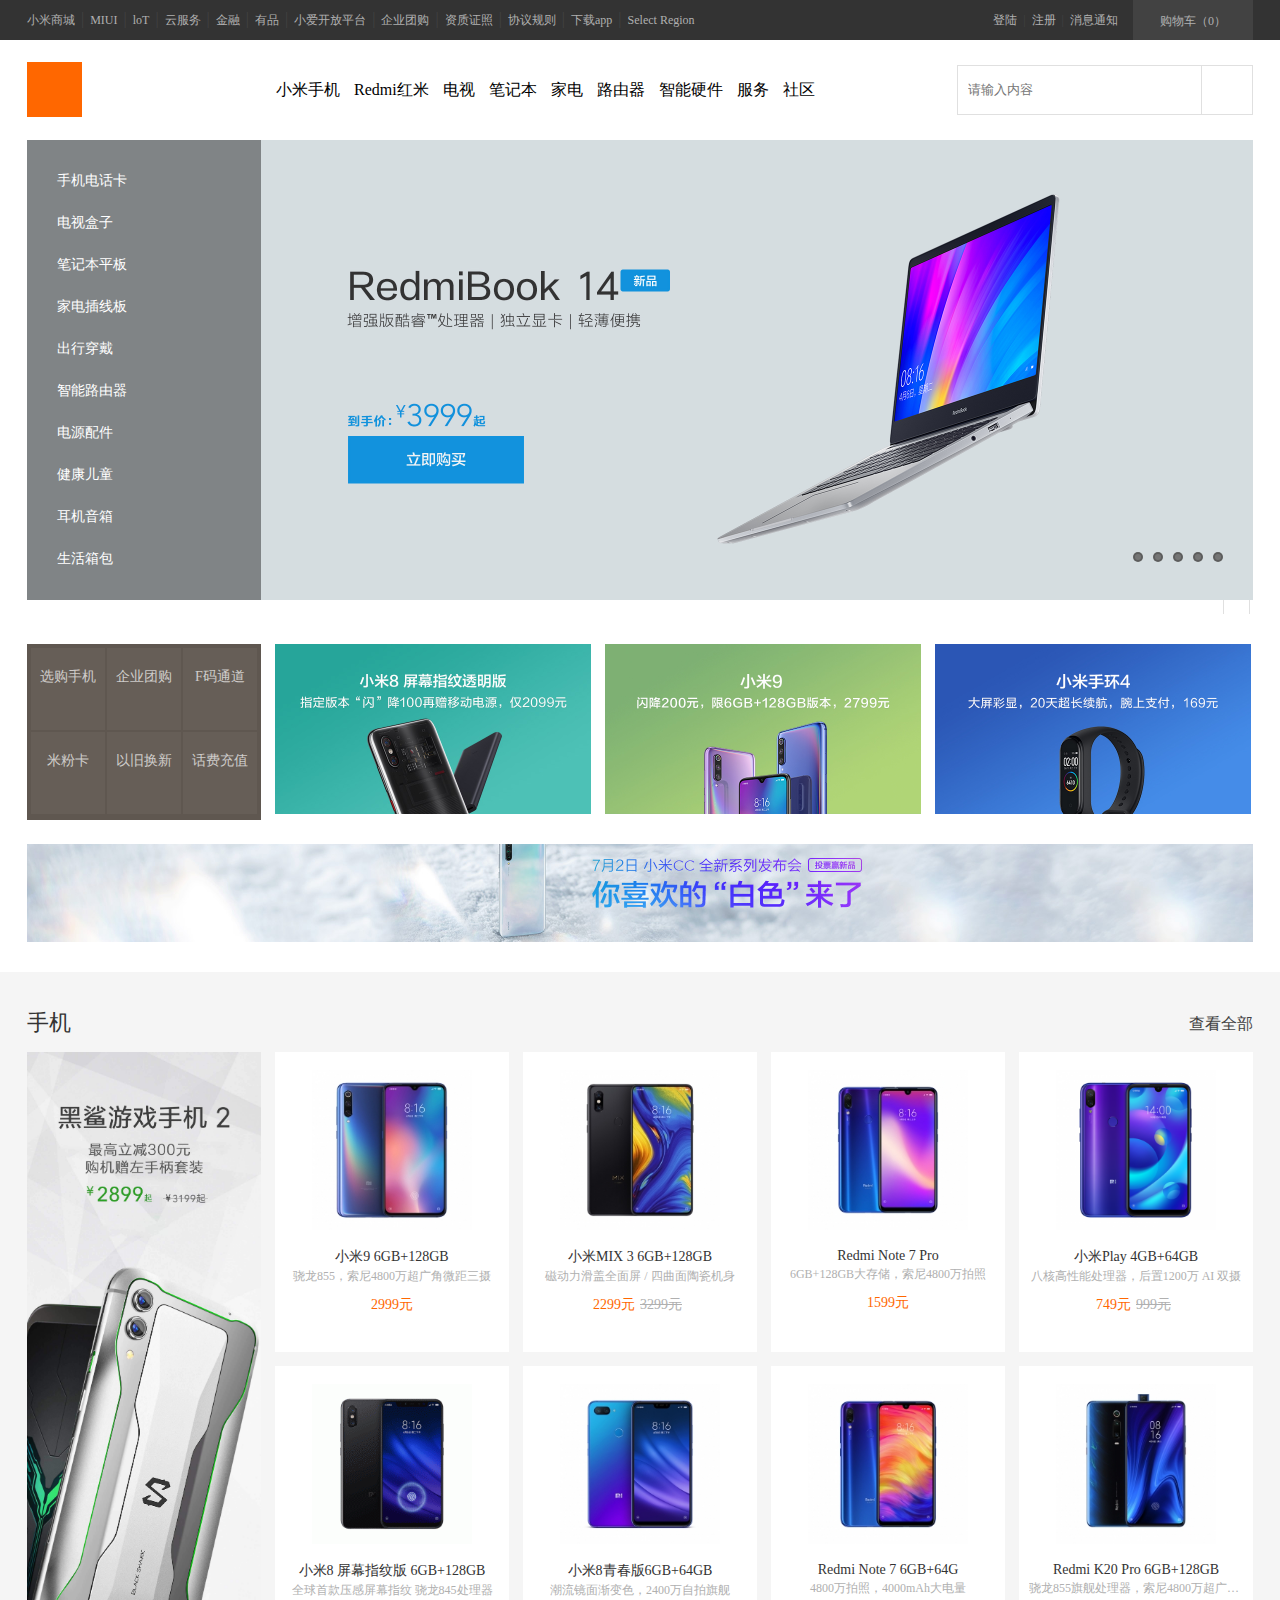
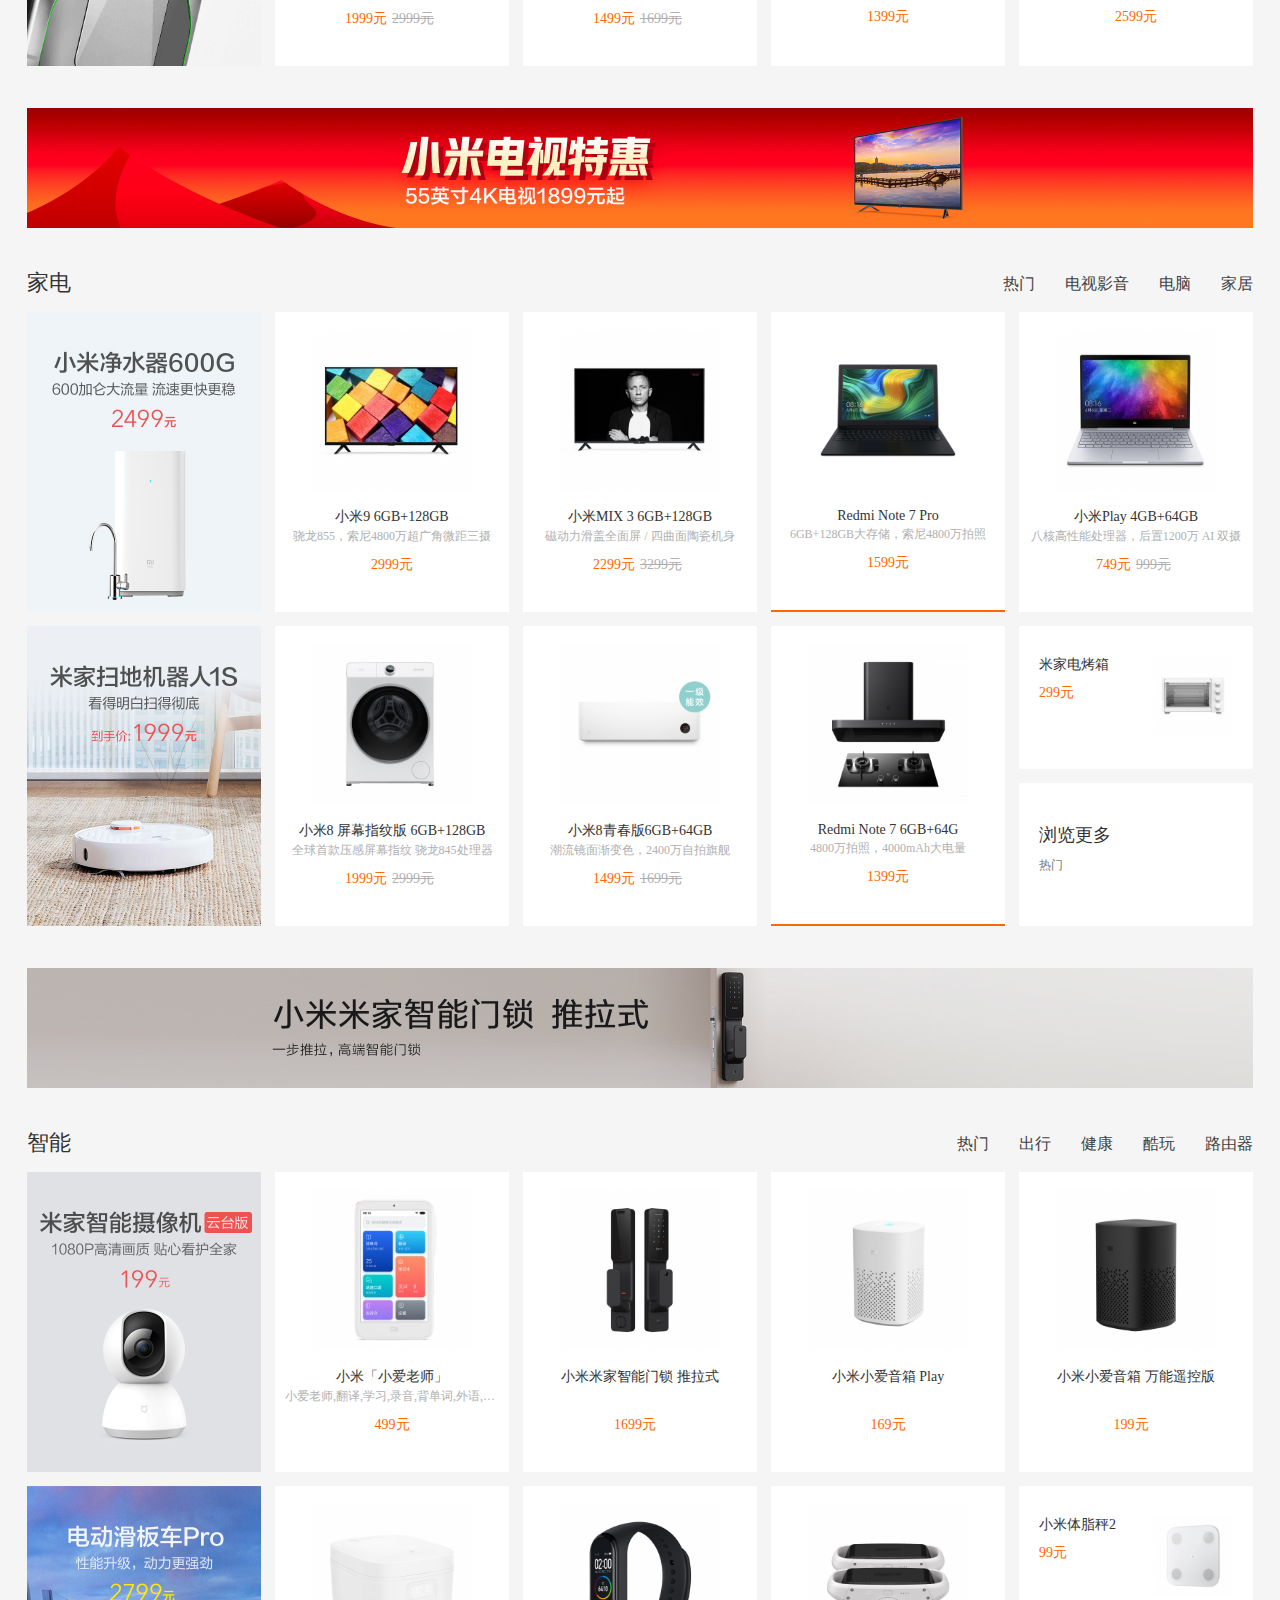
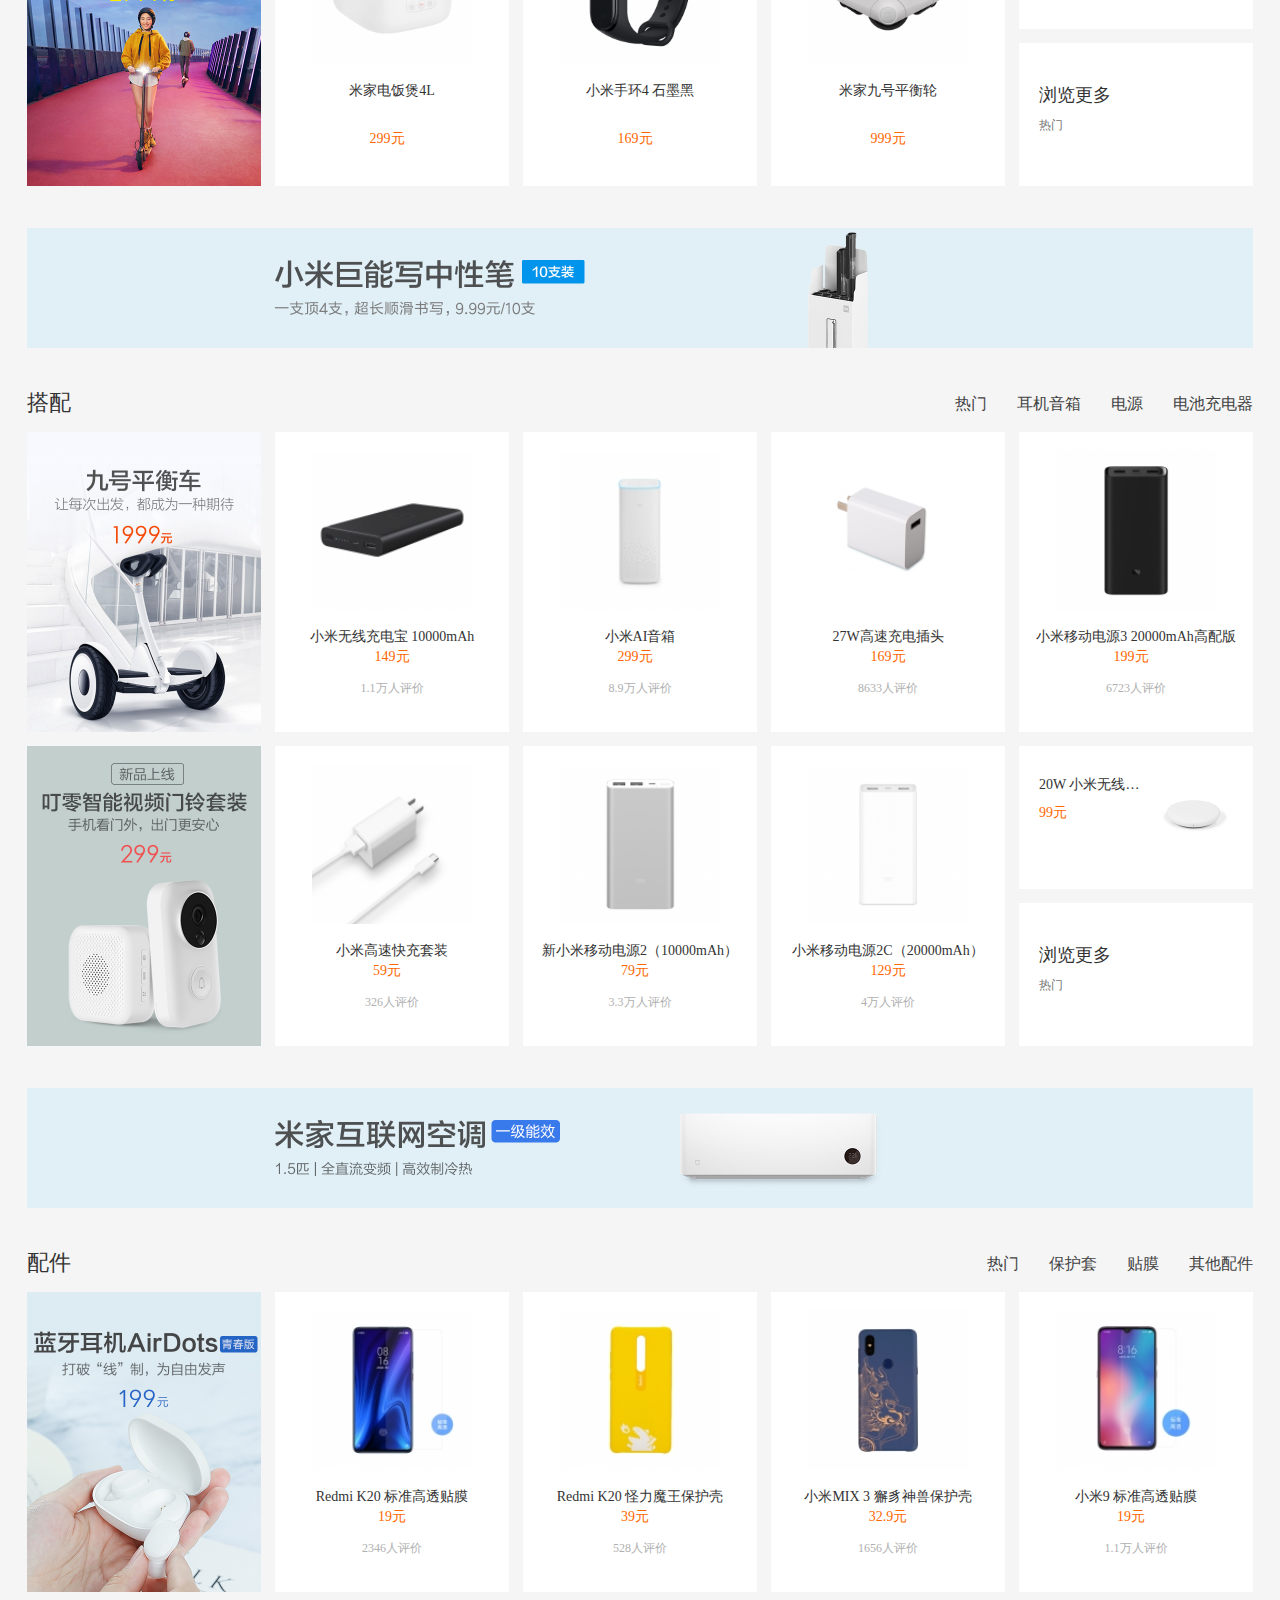
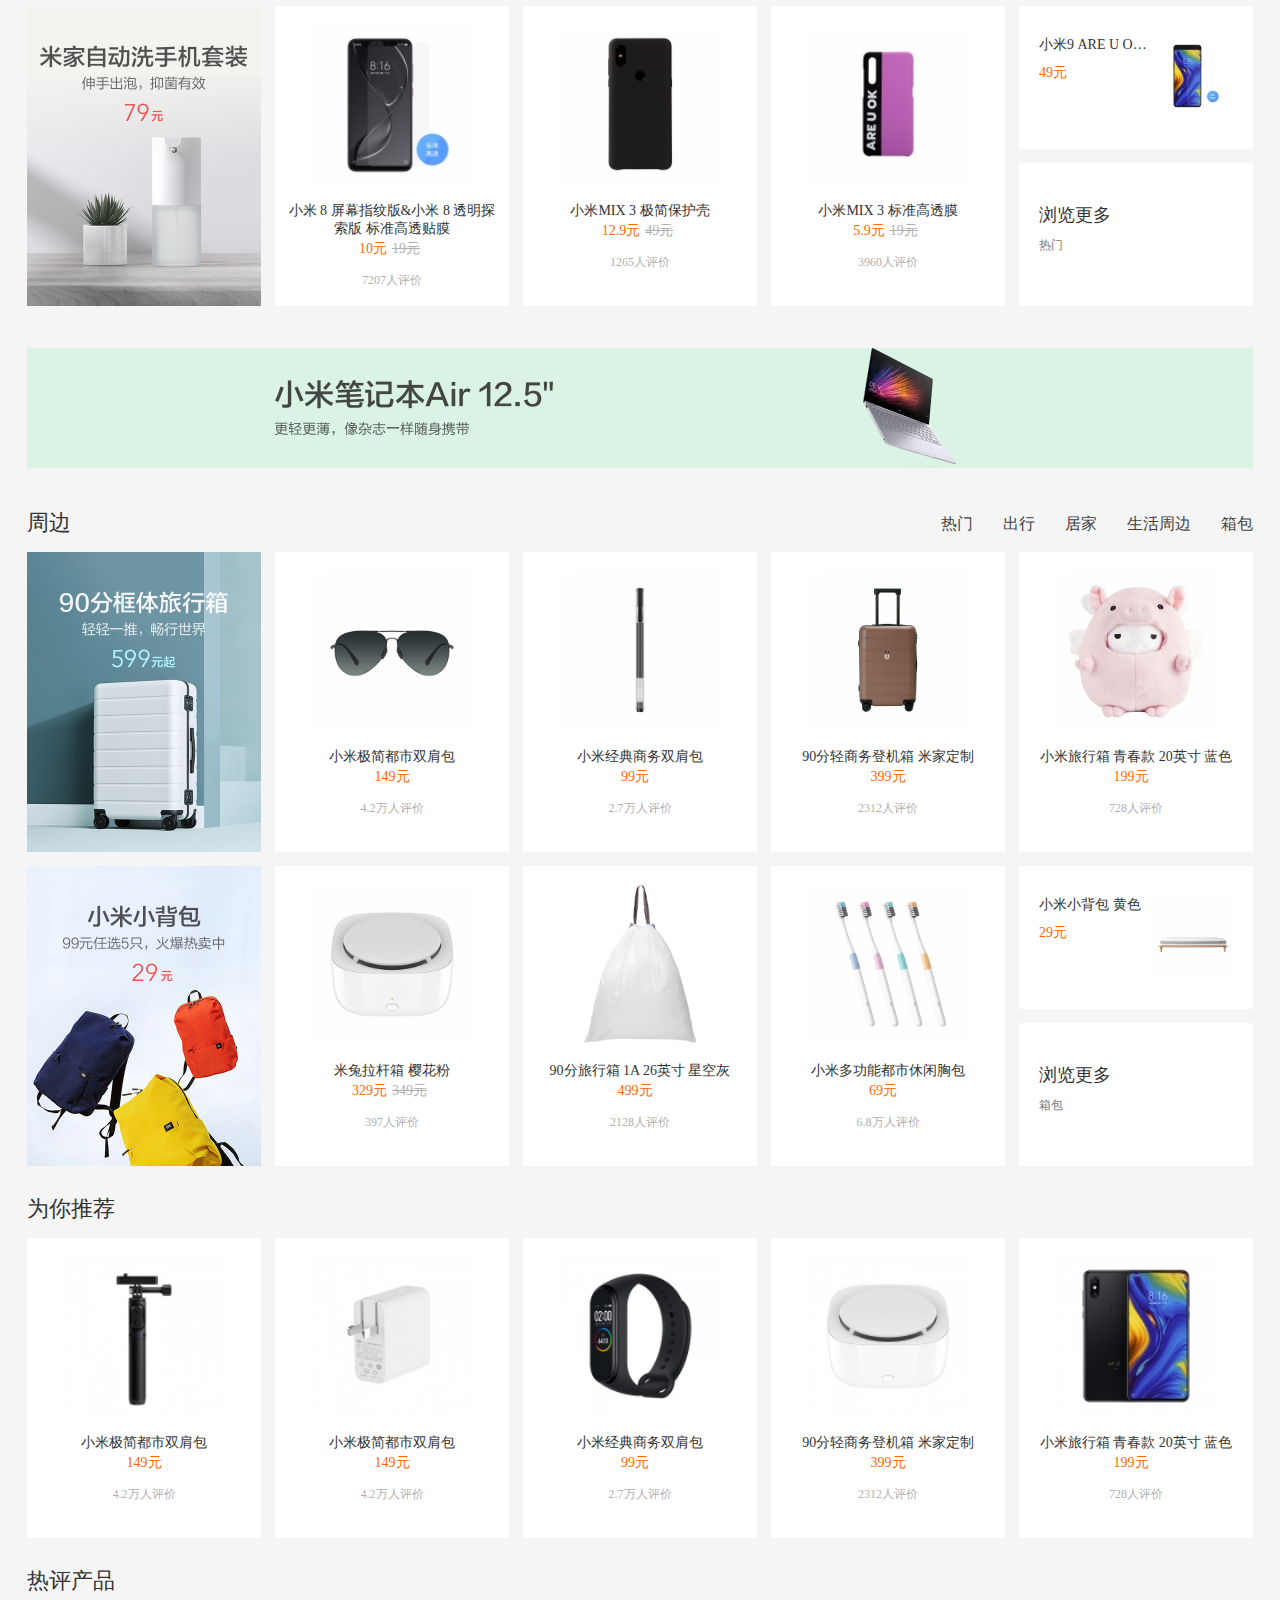
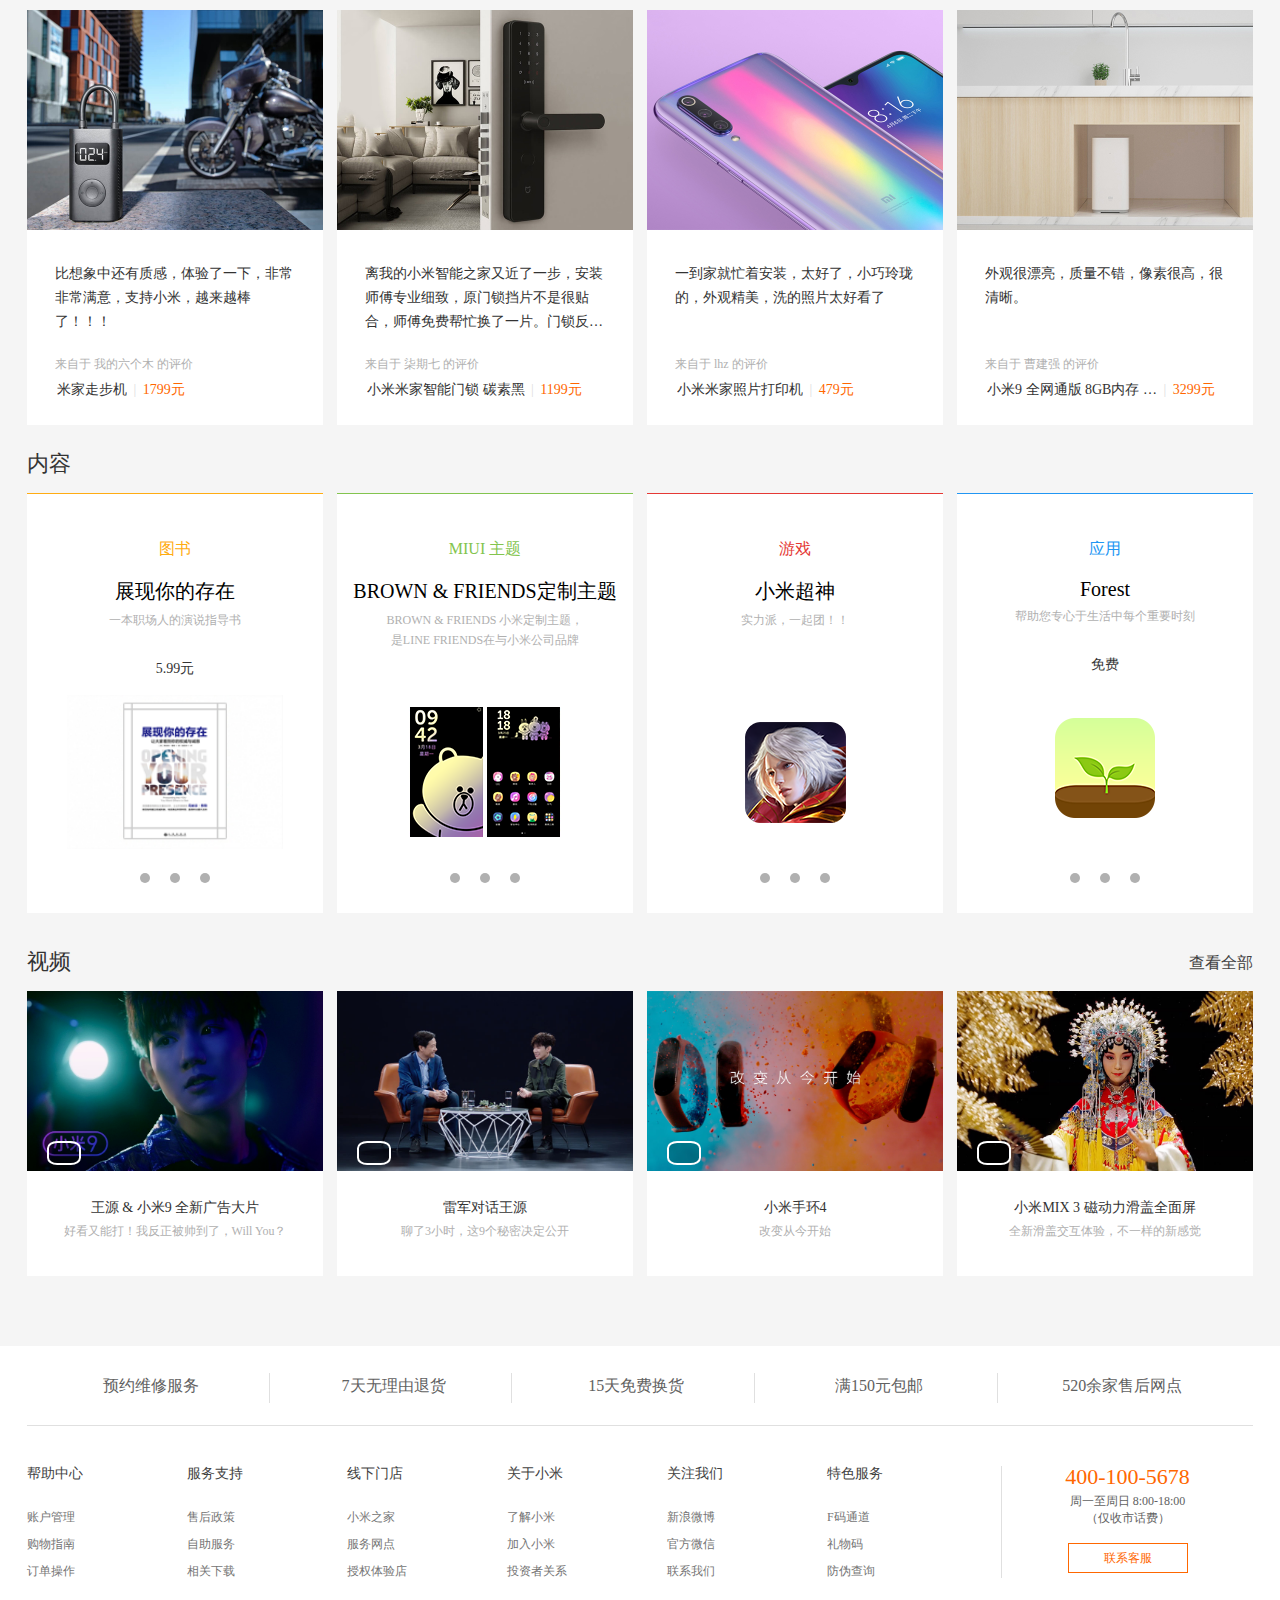
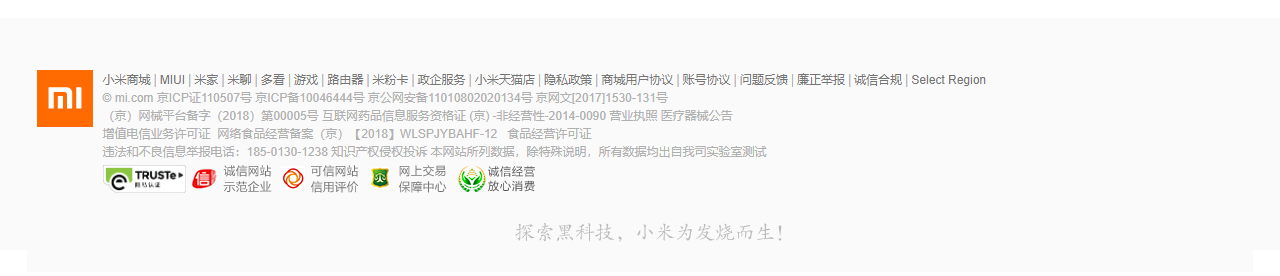
<file: index.html>
<!DOCTYPE html>
<html lang="en">

<head>
    <meta charset="UTF-8">
    <title>小米商城</title>
    <link rel="stylesheet" href="xiaomi.css">
    <link rel="stylesheet" href="https://at.alicdn.com/t/font_1262432_yuhbae0dbd9.css">
</head>

<body>
    <div class="zhiding">
        <ul class="top">
            <li class="shangkuang"><i class="iconfont icon-shouji"></i></li>
            <li><i class="iconfont icon-mine"></i></li>
            <li><i class="iconfont icon-weixiu"></i></li>
            <li><i class="iconfont icon-lianxikefu"></i></li>
            <li><i class="iconfont icon-daohanggouwuche"></i></li>
        </ul>
        <ul class="bottom">
            <li class="jiantou"><i class="iconfont icon-zhiding"></i></li>
        </ul>
    </div>
    <!-- 头部开始 -->
    <div class="header">
        <div class="header-box">
            <div class="header-left">
                <a href="">小米商城</a><span>|</span><a href="">MIUI</a><span>|</span><a href="">loT</a><span>|</span><a
                    href="">云服务</a><span>|</span><a href="">金融</a><span>|</span><a href="">有品</a><span>|</span><a
                    href="">小爱开放平台</a><span>|</span><a href="">企业团购</a><span>|</span><a href="">资质证照</a><span>|</span><a
                    href="">协议规则</a><span>|</span><a href="">下载app</a><span>|</span><a href="">Select Region</a>
            </div>
            <div class="header-right">
                <div class="header-right2"><a href=""><i class="iconfont icon-daohanggouwuche"></i>购物车（0）</a></div>
                <div class="header-right1"><a href="">登陆</a><span>|</span><a href="">注册</a><span>|</span><a
                        href="">消息通知</a></div>
            </div>
        </div>
    </div>
    <!-- 头部结束 -->
    <div class="header-box1">
        <div class="header-box1-left"><i class="iconfont icon-xiaomi "></i></div>
        <div class="header-box1-center">
            <ul class="cengter">
                <li class="kong"></li>
                <li>小米手机</li>
                <li>Redmi红米</li>
                <li>电视</li>
                <li>笔记本</li>
                <li>家电</li>
                <li>路由器</li>
                <li>智能硬件</li>
                <li>服务</li>
                <li>社区</li>
            </ul>
        </div>
        <div class="header-box1-right">
            <span class="zuo-left"><input type="text" placeholder="请输入内容"></span>
            <span class="you-right">
                <p class="iconfont icon-sousuo"></p>
            </span>
        </div>
    </div>
    <div class="lunbo-beijing">
        <div class="lunbo-beijing-top">
            <div class="lunbo-beijing-banner"><a href=""><img src="img/lunbo1.jpg" alt=""></a></div>
            <div class="lunbo-beijing-banner"><a href=""><img src="img/lunbo2.jpg" alt=""></a></div>
            <div class="lunbo-beijing-banner"><a href=""><img src="img/lunbo3.jpg" alt=""></a></div>
            <div class="lunbo-beijing-banner"><a href=""><img src="img/lunbo4.jpg" alt=""></a></div>
            <div class="lunbo-beijing-banner"><a href=""><img src="img/lunbo5.jpg" alt=""></a></div>
            <div class="lunbo-beijing-zuo">
                <ul class="zuo">
                    <a href="">
                        <li>手机电话卡<i class="iconfont icon-iconfontjiantou5"></i></li>
                    </a>
                    <a href="">
                        <li>电视盒子<i class="iconfont icon-iconfontjiantou5"></i></li>
                    </a>
                    <a href="">
                        <li>笔记本平板<i class="iconfont icon-iconfontjiantou5"></i></li>
                    </a>
                    <a href="">
                        <li>家电插线板<i class="iconfont icon-iconfontjiantou5"></i></li>
                    </a>
                    <a href="">
                        <li>出行穿戴<i class="iconfont icon-iconfontjiantou5"></i></li>
                    </a>
                    <a href="">
                        <li>智能路由器<i class="iconfont icon-iconfontjiantou5"></i></li>
                    </a>
                    <a href="">
                        <li>电源配件<i class="iconfont icon-iconfontjiantou5"></i></li>
                    </a>
                    <a href="">
                        <li>健康儿童<i class="iconfont icon-iconfontjiantou5"></i></li>
                    </a>
                    <a href="">
                        <li>耳机音箱<i class="iconfont icon-iconfontjiantou5"></i></li>
                    </a>
                    <a href="">
                        <li>生活箱包<i class="iconfont icon-iconfontjiantou5"></i></li>
                    </a>

                </ul>
            </div>
            <div class="lunbo-beijing-dian">
                <div class="diandian"></div>
                <div class="diandian"></div>
                <div class="diandian"></div>
                <div class="diandian"></div>
                <div class="diandian"></div>
            </div>
            <div class="lunbo-beijing-zuojiantou"><i class="iconfont icon-iconfontjiantou5"></i></div>
            <div class="lunbo-beijing-youjiantou"><i class="iconfont icon-iconfontjiantou5"></i></div>
            <div class="lunbo-bottom">
                <ul class="lunbo-bottom-zuo">
                    <li class="zuoshang"><i class="iconfont icon-xuangoushouji"></i>选购手机</i></li>
                    <li class="zuoshang"><i class="iconfont icon-lipin"></i>企业团购</li>
                    <li class="youshang"><i class="iconfont icon-Fma"></i>F码通道</li>
                    <li class="zuoxia"><i class="iconfont icon-mifenqia"></i>米粉卡</li>
                    <li class="zuoxia"><i class="iconfont icon-yijiuhuanxin"></i>以旧换新</li>
                    <li><i class="iconfont icon-huafeichongzhi"></i>话费充值</li>

                </ul>
                <ul><img src="img/lunboxia1.jpg" alt=""></ul>
                <ul><img src="img/lunboxia2.jpg" alt=""></ul>
                <ul><img src="img/lunboxia3.jpg" alt=""></ul>
            </div>
        </div>
        <div class="lunbo-bottom-xia"><img src="img/lunboxia4.jpg" alt=""></div>
    </div>
    <!-- 手机开始 -->
    <div class="main">
        <div class="main-box1">
            <div class="main-box1-top">
                <div class="main-box1-zuo">手机</div>
                <li>查看全部 <i class="iconfont icon-youjiantou"></i></li>
            </div>
            <div class="main-box1-bottom">
                <div class="main-box1-bottom zuo"><img src="img/shoujitu.jpg" alt=""></div>
                <ul class="main-box1-bottom you">
                    <li class="mobile">
                        <div class="shoujitu"><img src="img/one.jpg" alt=""></div>
                        <div class="zi1">小米9 6GB+128GB</div>
                        <div class="zi2">骁龙855，索尼4800万超广角微距三摄</div>
                        <div class="zi3">2999元</div>
                    </li>
                    <li class="mobile">
                        <div class="shoujitu"><img src="img/shoujitu1.jpg" alt=""></div>
                        <div class="zi1">小米MIX 3 6GB+128GB</div>
                        <div class="zi2">磁动力滑盖全面屏 / 四曲面陶瓷机身</div>
                        <div class="zi3">2299元<s class="del">3299元</s></div>
                    </li>
                    <li class="mobile">
                        <div class="shoujitu"><img src="img/shoujitu2.jpg" alt=""></div>
                        <div class="zi1">Redmi Note 7 Pro</div>
                        <div class="zi2">6GB+128GB大存储，索尼4800万拍照</div>
                        <div class="zi3">1599元</div>
                    </li>
                    <li class="mobile">
                        <div class="shoujitu"><img src="img/shoujitu3.jpg" alt=""></div>
                        <div class="zi1">小米Play 4GB+64GB</div>
                        <div class="zi2">八核高性能处理器，后置1200万 AI 双摄</div>
                        <div class="zi3">749元<s class="del">999元</s></div>
                    </li>
                    <li class="mobile">
                        <div class="shoujitu"><img src="img/shoujitu4.png" alt=""></div>
                        <div class="zi1">小米8 屏幕指纹版 6GB+128GB</div>
                        <div class="zi2">全球首款压感屏幕指纹 骁龙845处理器</div>
                        <div class="zi3">1999元<s class="del">2999元</s></div>
                    </li>
                    <li class="mobile">
                        <div class="shoujitu"><img src="img/shoujitu5.jpg" alt=""></div>
                        <div class="zi1">小米8青春版6GB+64GB</div>
                        <div class="zi2">潮流镜面渐变色，2400万自拍旗舰</div>
                        <div class="zi3">1499元<s class="del">1699元</s></div>
                    </li>
                    <li class="mobile">
                        <div class="shoujitu"><img src="img/shoujitu6.jpg" alt=""></div>
                        <div class="zi1">Redmi Note 7 6GB+64G</div>
                        <div class="zi2">4800万拍照，4000mAh大电量</div>
                        <div class="zi3">1399元</div>
                    </li>
                    <li class="mobile">
                        <div class="shoujitu"><img src="img/shoujitu7.jpg" alt=""></div>
                        <div class="zi1">Redmi K20 Pro 6GB+128GB</div>
                        <div class="zi2">骁龙855旗舰处理器，索尼4800万超广角三摄</div>
                        <div class="zi3">2599元</div>
                    </li>
                </ul>
            </div>
            <div class="center"><img src="img/zhongjiantu1.jpg" alt=""></div>
            <div class="main-box1-top">
                <div class="main-box1-zuo">家电</div>
                <li>家居</li>
                <li>电脑</li>
                <li>电视影音</li>
                <li>热门</li>
            </div>
            <div class="main-box1-bottom">
                <div class="main-box1-bottom zuo">
                    <div class="main-box1-bottom-zuo-img1"><img src="img/zhongtu1.jpg" alt=""></img>
                    </div>
                    <div class="main-box1-bottom-zuo-img1"><img src="img/zhongtu2.jpg" alt=""></img1>
                    </div>
                </div>
                <ul class="main-box1-bottom you">
                    <li class="mobile">
                        <div class="shoujitu"><img src="img/dianshi1.jpg" alt=""></div>
                        <div class="zi1">小米9 6GB+128GB</div>
                        <div class="zi2">骁龙855，索尼4800万超广角微距三摄</div>
                        <div class="zi3">2999元</div>
                        <div class="shangyi">
                            <div class="shangyizi1">满意，品质好，高清。使用很方便。超大，性价比高，</div>
                            <div class="shangyizi2"> 来自于 嘎嘎鹭 的评价 </div>
                        </div>
                    </li>
                    <li class="mobile">
                        <div class="shoujitu"><img src="img/dianshi2.jpg" alt=""></div>
                        <div class="zi1">小米MIX 3 6GB+128GB</div>
                        <div class="zi2">磁动力滑盖全面屏 / 四曲面陶瓷机身</div>
                        <div class="zi3">2299元<s class="del">3299元</s></div>
                        <div class="shangyi">
                            <div class="shangyizi1">满意，品质好，高清。使用很方便。超大，性价比高，</div>
                            <div class="shangyizi2"> 来自于 嘎嘎鹭 的评价 </div>
                        </div>
                    </li>
                    <li class="mobile">
                        <div class="shoujitu"><img src="img/dianshi3.png" alt=""></div>
                        <div class="zi1">Redmi Note 7 Pro</div>
                        <div class="zi2">6GB+128GB大存储，索尼4800万拍照</div>
                        <div class="zi3">1599元</div>
                        <div class="shangyi">
                            <div class="shangyizi1">满意，品质好，高清。使用很方便。超大，性价比高，</div>
                            <div class="shangyizi2"> 来自于 嘎嘎鹭 的评价 </div>
                        </div>
                    </li>
                    <li class="mobile">
                        <div class="shoujitu"><img src="img/dianshi4.jpg" alt=""></div>
                        <div class="zi1">小米Play 4GB+64GB</div>
                        <div class="zi2">八核高性能处理器，后置1200万 AI 双摄</div>
                        <div class="zi3">749元<s class="del">999元</s></div>
                        <div class="shangyi">
                            <div class="shangyizi1">满意，品质好，高清。使用很方便。超大，性价比高，</div>
                            <div class="shangyizi2"> 来自于 嘎嘎鹭 的评价 </div>
                        </div>
                    </li>
                    <li class="mobile">
                        <div class="shoujitu"><img src="img/yitiji5.jpg" alt=""></div>
                        <div class="zi1">小米8 屏幕指纹版 6GB+128GB</div>
                        <div class="zi2">全球首款压感屏幕指纹 骁龙845处理器</div>
                        <div class="zi3">1999元<s class="del">2999元</s></div>
                        <div class="shangyi">
                            <div class="shangyizi1">满意，品质好，高清。使用很方便。超大，性价比高，</div>
                            <div class="shangyizi2"> 来自于 嘎嘎鹭 的评价 </div>
                        </div>
                    </li>
                    <li class="mobile">
                        <div class="shoujitu"><img src="img/kongtiao6.jpg" alt=""></div>
                        <div class="zi1">小米8青春版6GB+64GB</div>
                        <div class="zi2">潮流镜面渐变色，2400万自拍旗舰</div>
                        <div class="zi3">1499元<s class="del">1699元</s></div>
                        <div class="shangyi">
                            <div class="shangyizi1">满意，品质好，高清。使用很方便。超大，性价比高，</div>
                            <div class="shangyizi2"> 来自于 嘎嘎鹭 的评价 </div>
                        </div>
                    </li>
                    <li class="mobile">
                        <div class="shoujitu"><img src="img/tianranqi7.jpg" alt=""></div>
                        <div class="zi1">Redmi Note 7 6GB+64G</div>
                        <div class="zi2">4800万拍照，4000mAh大电量</div>
                        <div class="zi3">1399元</div>
                        <div class="shangyi">
                            <div class="shangyizi1">满意，品质好，高清。使用很方便。超大，性价比高，</div>
                            <div class="shangyizi2"> 来自于 嘎嘎鹭 的评价 </div>
                        </div>
                    </li>
                    <li class="gengduo">
                        <div class="gengduo-img"><img src="img/kaoxiang8.jpg" alt=""></div>
                        <div class="shang">米家电烤箱</div>
                        <div class="xia">299元</div>
                    </li>
                    <li class="gengduo">
                        <div class="gengduo-icon"><i class="iconfont icon-youjiantou1"></i></div>
                        <div class="zuo1">浏览更多</div>
                        <div class="zuo2">热门</div>
                    </li>

                </ul>
            </div>
            <div class="center"><img src="img/zhongjiantu2.jpg" alt=""></div>
            <div class="main-box1-top">
                <div class="main-box1-zuo">智能</div>
                <li>路由器</li>
                <li>酷玩</li>
                <li>健康</li>
                <li>出行</li>
                <li>热门</li>
            </div>
            <div class="main-box1-bottom">
                <div class="main-box1-bottom zuo">
                    <div class="main-box1-bottom-zuo-img1"><img src="img/zhineng1.jpg" alt=""></img>
                    </div>
                    <div class="main-box1-bottom-zuo-img1"><img src="img/zhineng2.jpg" alt=""></img1>
                    </div>
                </div>
                <ul class="main-box1-bottom you">
                    <li class="mobile">
                        <div class="shoujitu"><img src="img/zhineng3.jpg" alt=""></div>
                        <div class="zi1">小米「小爱老师」</div>
                        <div class="zi2">小爱老师,翻译,学习,录音,背单词,外语,外教,口语,电子词典</div>
                        <div class="zi3">499元</div>
                        <div class="shangyi">
                            <div class="shangyizi1">满意，品质好，高清。使用很方便。超大，性价比高，</div>
                            <div class="shangyizi2"> 来自于 嘎嘎鹭 的评价 </div>
                        </div>
                    </li>
                    <li class="mobile">
                        <div class="shoujitu"><img src="img/zhineng4.jpg" alt=""></div>
                        <div class="zi1">小米米家智能门锁 推拉式</div>
                        <div class="zi2"></div>
                        <div class="zi3">1699元<s class="del"></s></div>
                        <div class="shangyi">
                            <div class="shangyizi1">满意，品质好，高清。使用很方便。超大，性价比高，</div>
                            <div class="shangyizi2"> 来自于 嘎嘎鹭 的评价 </div>
                        </div>
                    </li>
                    <li class="mobile">
                        <div class="shoujitu"><img src="img/zhineng5.jpg" alt=""></div>
                        <div class="zi1">小米小爱音箱 Play</div>
                        <div class="zi2"></div>
                        <div class="zi3">169元</div>
                        <div class="shangyi">
                            <div class="shangyizi1">满意，品质好，高清。使用很方便。超大，性价比高，</div>
                            <div class="shangyizi2"> 来自于 嘎嘎鹭 的评价 </div>
                        </div>
                    </li>
                    <li class="mobile">
                        <div class="shoujitu"><img src="img/zhineng6.jpg" alt=""></div>
                        <div class="zi1">小米小爱音箱 万能遥控版</div>
                        <div class="zi2"></div>
                        <div class="zi3">199元<s class="del"></s></div>
                        <div class="shangyi">
                            <div class="shangyizi1">满意，品质好，高清。使用很方便。超大，性价比高，</div>
                            <div class="shangyizi2"> 来自于 嘎嘎鹭 的评价 </div>
                        </div>
                    </li>
                    <li class="mobile">
                        <div class="shoujitu"><img src="img/zhineng7.jpg" alt=""></div>
                        <div class="zi1">米家电饭煲4L</div>
                        <div class="zi2"></div>
                        <div class="zi3">299元<s class="del"></s></div>
                        <div class="shangyi">
                            <div class="shangyizi1">满意，品质好，高清。使用很方便。超大，性价比高，</div>
                            <div class="shangyizi2"> 来自于 嘎嘎鹭 的评价 </div>
                        </div>
                    </li>
                    <li class="mobile">
                        <div class="shoujitu"><img src="img/zhineng8.png" alt=""></div>
                        <div class="zi1">小米手环4 石墨黑</div>
                        <div class="zi2"></div>
                        <div class="zi3">169元<s class="del"></s></div>
                        <div class="shangyi">
                            <div class="shangyizi1">满意，品质好，高清。使用很方便。超大，性价比高，</div>
                            <div class="shangyizi2"> 来自于 嘎嘎鹭 的评价 </div>
                        </div>
                    </li>
                    <li class="mobile">
                        <div class="shoujitu"><img src="img/zhineng9.jpg" alt=""></div>
                        <div class="zi1">米家九号平衡轮</div>
                        <div class="zi2"></div>
                        <div class="zi3">999元</div>
                        <div class="shangyi">
                            <div class="shangyizi1">满意，品质好，高清。使用很方便。超大，性价比高，</div>
                            <div class="shangyizi2"> 来自于 嘎嘎鹭 的评价 </div>
                        </div>
                    </li>
                    <li class="gengduo">
                        <div class="gengduo-img"><img src="img/zhineng10.jpg" alt=""></div>
                        <div class="shang">小米体脂秤2</div>
                        <div class="xia">99元</div>
                    </li>
                    <li class="gengduo">
                        <div class="gengduo-icon"><i class="iconfont icon-youjiantou1"></i></div>
                        <div class="zuo1">浏览更多</div>
                        <div class="zuo2">热门</div>
                    </li>
                </ul>
            </div>
            <div class="center"><img src="img/zhongjiantu3.jpg" alt=""></div>
            <div class="main-box1-top">
                <div class="main-box1-zuo">搭配</div>
                <li>电池充电器</li>
                <li>电源</li>
                <li>耳机音箱</li>
                <li>热门</li>
            </div>
            <div class="main-box1-bottom">
                <div class="main-box1-bottom zuo">
                    <div class="main-box1-bottom-zuo-img1"><img src="img/dapei1.jpg" alt=""></img>
                    </div>
                    <div class="main-box1-bottom-zuo-img1"><img src="img/dapei2.jpg" alt=""></img1>
                    </div>
                </div>
                <ul class="main-box1-bottom you">
                    <li class="mobile">
                        <div class="shoujitu"><img src="img/dapei3.jpg" alt=""></div>
                        <div class="zi1">小米无线充电宝 10000mAh </div>
                        <div class="zi3">149元</div>
                        <div class="zi2">1.1万人评价</div>
                        <div class="shangyi">
                            <div class="shangyizi1">满意，品质好，高清。使用很方便。超大，性价比高，</div>
                            <div class="shangyizi2"> 来自于 嘎嘎鹭 的评价 </div>
                        </div>

                    </li>
                    <li class="mobile">
                        <div class="shoujitu"><img src="img/dapei4.jpg" alt=""></div>
                        <div class="zi1"> 小米AI音箱 </div>
                        <div class="zi3">299元<s class="del"></s></div>
                        <div class="zi2">8.9万人评价</div>
                        <div class="shangyi">
                            <div class="shangyizi1">满意，品质好，高清。使用很方便。超大，性价比高，</div>
                            <div class="shangyizi2"> 来自于 嘎嘎鹭 的评价 </div>
                        </div>
                    </li>
                    <li class="mobile">
                        <div class="shoujitu"><img src="img/dapei5.png" alt=""></div>
                        <div class="zi1"> 27W高速充电插头 </div>
                        <div class="zi3">169元</div>
                        <div class="zi2">8633人评价</div>
                        <div class="shangyi">
                            <div class="shangyizi1">满意，品质好，高清。使用很方便。超大，性价比高，</div>
                            <div class="shangyizi2"> 来自于 嘎嘎鹭 的评价 </div>
                        </div>

                    </li>
                    <li class="mobile">
                        <div class="shoujitu"><img src="img/dapei6.jpg" alt=""></div>
                        <div class="zi1">小米移动电源3 20000mAh高配版</div>
                        <div class="zi3">199元<s class="del"></s></div>
                        <div class="zi2">6723人评价</div>
                        <div class="shangyi">
                            <div class="shangyizi1">满意，品质好，高清。使用很方便。超大，性价比高，</div>
                            <div class="shangyizi2"> 来自于 嘎嘎鹭 的评价 </div>
                        </div>

                    </li>
                    <li class="mobile">
                        <div class="shoujitu"><img src="img/dapei7.jpg" alt=""></div>
                        <div class="zi1"> 小米高速快充套装 </div>
                        <div class="zi3">59元<s class="del"></s></div>
                        <div class="zi2">326人评价</div>
                        <div class="shangyi">
                            <div class="shangyizi1">满意，品质好，高清。使用很方便。超大，性价比高，</div>
                            <div class="shangyizi2"> 来自于 嘎嘎鹭 的评价 </div>
                        </div>

                    </li>
                    <li class="mobile">
                        <div class="shoujitu"><img src="img/dapei8.jpg" alt=""></div>
                        <div class="zi1">新小米移动电源2（10000mAh）</div>
                        <div class="zi3">79元<s class="del"></s></div>
                        <div class="zi2">3.3万人评价</div>
                        <div class="shangyi">
                            <div class="shangyizi1">满意，品质好，高清。使用很方便。超大，性价比高，</div>
                            <div class="shangyizi2"> 来自于 嘎嘎鹭 的评价 </div>
                        </div>

                    </li>
                    <li class="mobile">
                        <div class="shoujitu"><img src="img/dapei9.jpg" alt=""></div>
                        <div class="zi1">小米移动电源2C（20000mAh）</div>
                        <div class="zi3">129元</div>
                        <div class="zi2">4万人评价</div>
                        <div class="shangyi">
                            <div class="shangyizi1">满意，品质好，高清。使用很方便。超大，性价比高，</div>
                            <div class="shangyizi2"> 来自于 嘎嘎鹭 的评价 </div>
                        </div>

                    </li>
                    <li class="gengduo">
                        <div class="gengduo-img"><img src="img/dapei10.jpg" alt=""></div>
                        <div class="shang">20W 小米无线充电器</div>
                        <div class="xia">99元</div>
                    </li>
                    <li class="gengduo">
                        <div class="gengduo-icon"><i class="iconfont icon-youjiantou1"></i></div>
                        <div class="zuo1">浏览更多</div>
                        <div class="zuo2">热门</div>
                    </li>
                </ul>
            </div>
            <div class="center"><img src="img/zhongjiantu4.jpg" alt=""></div>
            <div class="main-box1-top">
                <div class="main-box1-zuo">配件</div>
                <li>其他配件</li>
                <li>贴膜</li>
                <li>保护套</li>
                <li>热门</li>
            </div>
            <div class="main-box1-bottom">
                <div class="main-box1-bottom zuo">
                    <div class="main-box1-bottom-zuo-img1"><img src="img/peijian1.jpg" alt="失败"></img>
                    </div>
                    <div class="main-box1-bottom-zuo-img1"><img src="img/peijian2.jpg" alt="失败"></img1>
                    </div>
                </div>
                <ul class="main-box1-bottom you">
                    <li class="mobile">
                        <div class="shoujitu"><img src="img/peijian3.jpg" alt="失败"></div>
                        <div class="zi1"> Redmi K20 标准高透贴膜</div>
                        <div class="zi3">19元</div>
                        <div class="zi2">2346人评价</div>
                        <div class="shangyi">
                            <div class="shangyizi1">满意，品质好，高清。使用很方便。超大，性价比高，</div>
                            <div class="shangyizi2"> 来自于 嘎嘎鹭 的评价 </div>
                        </div>

                    </li>
                    <li class="mobile">
                        <div class="shoujitu"><img src="img/peijian4.jpg" alt="失败"></div>
                        <div class="zi1">Redmi K20 怪力魔王保护壳 </div>
                        <div class="zi3">39元<s class="del"></s></div>
                        <div class="zi2">528人评价</div>
                        <div class="shangyi">
                            <div class="shangyizi1">满意，品质好，高清。使用很方便。超大，性价比高，</div>
                            <div class="shangyizi2"> 来自于 嘎嘎鹭 的评价 </div>
                        </div>
                    </li>
                    <li class="mobile">
                        <div class="shoujitu"><img src="img/peijian5.jpg" alt="失败"></div>
                        <div class="zi1"> 小米MIX 3 獬豸神兽保护壳</div>
                        <div class="zi3">32.9元</div>
                        <div class="zi2">1656人评价</div>
                        <div class="shangyi">
                            <div class="shangyizi1">满意，品质好，高清。使用很方便。超大，性价比高，</div>
                            <div class="shangyizi2"> 来自于 嘎嘎鹭 的评价 </div>
                        </div>

                    </li>
                    <li class="mobile">
                        <div class="shoujitu"><img src="img/peijian6.jpg" alt="失败"></div>
                        <div class="zi1"> 小米9 标准高透贴膜 </div>
                        <div class="zi3">19元<s class="del"></s></div>
                        <div class="zi2">1.1万人评价</div>
                        <div class="shangyi">
                            <div class="shangyizi1">满意，品质好，高清。使用很方便。超大，性价比高，</div>
                            <div class="shangyizi2"> 来自于 嘎嘎鹭 的评价 </div>
                        </div>

                    </li>
                    <li class="mobile">
                        <div class="shoujitu"><img src="img/peijian7.jpg" alt="失败"></div>
                        <div class="zi1">小米 8 屏幕指纹版&小米 8 透明探索版 标准高透贴膜</div>
                        <div class="zi3">10元<s class="del">19元</s></div>
                        <div class="zi2">7207人评价</div>
                        <div class="shangyi">
                            <div class="shangyizi1">满意，品质好，高清。使用很方便。超大，性价比高，</div>
                            <div class="shangyizi2"> 来自于 嘎嘎鹭 的评价 </div>
                        </div>

                    </li>
                    <li class="mobile">
                        <div class="shoujitu"><img src="img/peijian8.jpg" alt="失败"></div>
                        <div class="zi1"> 小米MIX 3 极简保护壳 </div>
                        <div class="zi3">12.9元<s class="del">49元</s></div>
                        <div class="zi2">1265人评价</div>
                        <div class="shangyi">
                            <div class="shangyizi1">满意，品质好，高清。使用很方便。超大，性价比高，</div>
                            <div class="shangyizi2"> 来自于 嘎嘎鹭 的评价 </div>
                        </div>

                    </li>
                    <li class="mobile">
                        <div class="shoujitu"><img src="img/peijian9.jpg" alt="失败"></div>
                        <div class="zi1"> 小米MIX 3 标准高透膜</div>
                        <div class="zi3">5.9元<s class="del">19元</s></div>
                        <div class="zi2">3960人评价</div>
                        <div class="shangyi">
                            <div class="shangyizi1">满意，品质好，高清。使用很方便。超大，性价比高，</div>
                            <div class="shangyizi2"> 来自于 嘎嘎鹭 的评价 </div>
                        </div>

                    </li>
                    <li class="gengduo">
                        <div class="gengduo-img"><img src="img/peijian10.jpg" alt="失败"></div>
                        <div class="shang">小米9 ARE U OK保护壳</div>
                        <div class="xia">49元</div>
                    </li>
                    <li class="gengduo">
                        <div class="gengduo-icon"><i class="iconfont icon-youjiantou1"></i></div>
                        <div class="zuo1">浏览更多</div>
                        <div class="zuo2">热门</div>
                    </li>
                </ul>
            </div>
            <div class="center"><img src="img/zhongjiantu5.jpg" alt=""></div>
            <div class="main-box1-top">
                <div class="main-box1-zuo">周边</div>
                <li>箱包</li>
                <li>生活周边</li>
                <li>居家</li>
                <li>出行</li>
                <li>热门</li>
            </div>
            <div class="main-box1-bottom">
                <div class="main-box1-bottom zuo">
                    <div class="main-box1-bottom-zuo-img1"><img src="img/zhoubian1.jpg" alt="失败"></img>
                    </div>
                    <div class="main-box1-bottom-zuo-img1"><img src="img/zhoubian2.jpg" alt="失败"></img1>
                    </div>
                </div>
                <ul class="main-box1-bottom you">
                    <li class="mobile">
                        <div class="shoujitu"><img src="img/zhoubian3.jpg" alt="失败"></div>
                        <div class="zi1">小米极简都市双肩包</div>
                        <div class="zi3">149元</div>
                        <div class="zi2">4.2万人评价</div>
                        <div class="shangyi">
                            <div class="shangyizi1">满意，品质好，高清。使用很方便。超大，性价比高，</div>
                            <div class="shangyizi2"> 来自于 嘎嘎鹭 的评价 </div>
                        </div>
                    </li>
                    <li class="mobile">
                        <div class="shoujitu"><img src="img/zhoubian4.jpg" alt="失败"></div>
                        <div class="zi1">小米经典商务双肩包</div>
                        <div class="zi3">99元<s class="del"></s></div>
                        <div class="zi2">2.7万人评价</div>
                        <div class="shangyi">
                            <div class="shangyizi1">满意，品质好，高清。使用很方便。超大，性价比高，</div>
                            <div class="shangyizi2"> 来自于 嘎嘎鹭 的评价 </div>
                        </div>
                    </li>
                    <li class="mobile">
                        <div class="shoujitu"><img src="img/zhoubian5.jpg" alt="失败"></div>
                        <div class="zi1"> 90分轻商务登机箱 米家定制</div>
                        <div class="zi3">399元</div>
                        <div class="zi2">2312人评价</div>
                        <div class="shangyi">
                            <div class="shangyizi1">满意，品质好，高清。使用很方便。超大，性价比高，</div>
                            <div class="shangyizi2"> 来自于 嘎嘎鹭 的评价 </div>
                        </div>
                    </li>
                    <li class="mobile">
                        <div class="shoujitu"><img src="img/zhoubian6.jpg" alt="失败"></div>
                        <div class="zi1">小米旅行箱 青春款 20英寸 蓝色</div>
                        <div class="zi3">199元<s class="del"></s></div>
                        <div class="zi2">728人评价</div>
                        <div class="shangyi">
                            <div class="shangyizi1">满意，品质好，高清。使用很方便。超大，性价比高，</div>
                            <div class="shangyizi2"> 来自于 嘎嘎鹭 的评价 </div>
                        </div>
                    </li>
                    <li class="mobile">
                        <div class="shoujitu"><img src="img/zhoubian7.jpg" alt="失败"></div>
                        <div class="zi1">米兔拉杆箱 樱花粉</div>
                        <div class="zi3">329元<s class="del">349元</s></div>
                        <div class="zi2">397人评价</div>
                        <div class="shangyi">
                            <div class="shangyizi1">满意，品质好，高清。使用很方便。超大，性价比高，</div>
                            <div class="shangyizi2"> 来自于 嘎嘎鹭 的评价 </div>
                        </div>
                    </li>
                    <li class="mobile">
                        <div class="shoujitu"><img src="img/zhoubian8.png" alt="失败"></div>
                        <div class="zi1">90分旅行箱 1A 26英寸 星空灰</div>
                        <div class="zi3">499元<s class="del"></s></div>
                        <div class="zi2">2128人评价</div>
                        <div class="shangyi">
                            <div class="shangyizi1">满意，品质好，高清。使用很方便。超大，性价比高，</div>
                            <div class="shangyizi2"> 来自于 嘎嘎鹭 的评价 </div>
                        </div>
                    </li>
                    <li class="mobile">
                        <div class="shoujitu"><img src="img/zhoubian9.jpg" alt="失败"></div>
                        <div class="zi1"> 小米多功能都市休闲胸包</div>
                        <div class="zi3">69元<s class="del"></s></div>
                        <div class="zi2">6.8万人评价</div>
                        <div class="shangyi">
                            <div class="shangyizi1">满意，品质好，高清。使用很方便。超大，性价比高，</div>
                            <div class="shangyizi2"> 来自于 嘎嘎鹭 的评价 </div>
                        </div>
                    </li>
                    <li class="gengduo">
                        <div class="gengduo-img"><img src="img/zhoubian10.jpg" alt="失败"></div>
                        <div class="shang">小米小背包 黄色</div>
                        <div class="xia">29元</div>
                    </li>
                    <li class="gengduo">
                        <div class="gengduo-icon"><i class="iconfont icon-youjiantou1"></i></div>
                        <div class="zuo1">浏览更多</div>
                        <div class="zuo2">箱包</div>
                    </li>
                </ul>
            </div>
            <div class="main-box1-top">
                <div class="main-box1-zuo">为你推荐</div>

            </div>
            <ul class="main-box1-bottom-2">
                <li class="tuijian">
                    <div class="shoujitu"><img src="img/tuijian1.jpg" alt="失败"></div>
                    <div class="zi1">小米极简都市双肩包</div>
                    <div class="zi3">149元</div>
                    <div class="zi2">4.2万人评价</div>
                </li>
                <li class="mobile">
                    <div class="shoujitu"><img src="img/tuijian2.jpg" alt="失败"></div>
                    <div class="zi1">小米极简都市双肩包</div>
                    <div class="zi3">149元</div>
                    <div class="zi2">4.2万人评价</div>
                </li>

                <li class="mobile">
                    <div class="shoujitu"><img src="img/tuijian3.jpg" alt="失败"></div>
                    <div class="zi1">小米经典商务双肩包</div>
                    <div class="zi3">99元<s class="del"></s></div>
                    <div class="zi2">2.7万人评价</div>
                </li>
                <li class="mobile">
                    <div class="shoujitu"><img src="img/tuijian4.jpg" alt="失败"></div>
                    <div class="zi1"> 90分轻商务登机箱 米家定制</div>
                    <div class="zi3">399元</div>
                    <div class="zi2">2312人评价</div>
                </li>
                <li class="mobile">
                    <div class="shoujitu"><img src="img/tuijian5.jpg" alt="失败"></div>
                    <div class="zi1">小米旅行箱 青春款 20英寸 蓝色</div>
                    <div class="zi3">199元<s class="del"></s></div>
                    <div class="zi2">728人评价</div>
                </li>
            </ul>
            <div class="main-box1-top">
                <div class="main-box1-zuo">热评产品</div>

            </div>
            <ul class="main-box-bottom-3">
                <li class="reping">
                    <img src="img/reping1.jpg" alt="">
                    <div class="repingzi1">比想象中还有质感，体验了一下，非常非常满意，支持小米，越来越棒了！！！</div>
                    <div class="repingzi2"> 来自于 我的六个木 的评价 </div>
                    <div class="repingzi3"><span>米家走步机</span>
                        <div>|</div>
                        <p>1799元</p>
                    </div>
                </li>
                <li class="reping"><img src="img/reping2.jpg" alt="">
                    <div class="repingzi1">离我的小米智能之家又近了一步，安装师傅专业细致，原门锁挡片不是很贴合，师傅免费帮忙换了一片。门锁反应...</div>
                    <div class="repingzi2"> 来自于 柒期七 的评价 </div>
                    <div class="repingzi3"><span>小米米家智能门锁 碳素黑</span>
                        <div>|</div>
                        <p>1199元</p>

                </li>
                <li class="reping"><img src="img/reping3.jpg" alt="">
                    <div class="repingzi1">一到家就忙着安装，太好了，小巧玲珑的，外观精美，洗的照片太好看了</div>
                    <div class="repingzi2"> 来自于 lhz 的评价 </div>
                    <div class="repingzi3"><span>小米米家照片打印机</span>
                        <div>|</div>
                        <p>479元</p>
                </li>
                <li class="reping"><img src="img/reping4.jpg" alt="">
                    <div class="repingzi1">外观很漂亮，质量不错，像素很高，很清晰。</div>
                    <div class="repingzi2"> 来自于 曹建强 的评价 </div>
                    <div class="repingzi3"><span>小米9 全网通版 8GB内存 全息幻彩紫</span>
                        <div>|</div>
                        <p>3299元</p>
                </li>
            </ul>
            <div class="main-box1-top">
                <div class="main-box1-zuo">内容</div>
            </div>
            <ul class="main-box-bottom-4">
                <li class="neirong1">
                    <div class="neirongzi1">图书</div>
                    <div class="neirongzi2">展现你的存在</div>
                    <div class="neirongzi3">一本职场人的演说指导书</div>
                    <div class="neirongzi4">5.99元</div>
                    <div class="neirongtu"><img src="img/neirong1.png" alt=""></div>
                    <div class="neirongzi5">
                        <div class="neirongdian"></div>
                        <div class="neirongdian"></div>
                        <div class="neirongdian"></div>
                    </div>
                    <div class="neirongzuo"><i class="iconfont icon-iconfontjiantou5"></i></div>
                    <div class="neirongyou"><i class="iconfont icon-iconfontjiantou5"></i></div>
                </li>
                <li class="neirong2">
                    <div class="neirongzi1lv">MIUI 主题</div>
                    <div class="neirongzi2">BROWN & FRIENDS定制主题</div>
                    <div class="neirongzi3">BROWN & FRIENDS 小米定制主题，是LINE FRIENDS在与小米公司品牌合作基础上，为小米米粉节特殊定制。</div>
                    <div class="neirongzi4"> </div>
                    <div class="neirongtu"><img src="img/neirong2.png" alt=""></div>
                    <div class="neirongzi5">
                        <div class="neirongdian"></div>
                        <div class="neirongdian"></div>
                        <div class="neirongdian"></div>
                    </div>
                    <div class="neirongzuo"><i class="iconfont icon-iconfontjiantou5"></i></div>
                    <div class="neirongyou"><i class="iconfont icon-iconfontjiantou5"></i></div>
                </li>
                <li class="neirong3">
                    <div class="neirongzi1hong">游戏</div>
                    <div class="neirongzi2">小米超神</div>
                    <div class="neirongzi3">实力派，一起团！！</div>
                    <div class="neirongzi4"></div>
                    <div class="neirongtu"><img src="img/neirong3.png" alt=""></div>
                    <div class="neirongzi5">
                        <div class="neirongdian"></div>
                        <div class="neirongdian"></div>
                        <div class="neirongdian"></div>
                    </div>
                    <div class="neirongzuo"><i class="iconfont icon-iconfontjiantou5"></i></div>
                    <div class="neirongyou"><i class="iconfont icon-iconfontjiantou5"></i></div>

                </li>
                <li class="neirong4">
                    <div class="neirongzi1lan">应用</div>
                    <div class="neirongzi2">Forest</div>
                    <div class="neirongzi3">帮助您专心于生活中每个重要时刻</div>
                    <div class="neirongzi4">免费</div>
                    <div class="neirongtu"><img src="img/neirong4.png" alt=""></div>
                    <div class="neirongzi5">
                        <div class="neirongdian"></div>
                        <div class="neirongdian"></div>
                        <div class="neirongdian"></div>
                    </div>
                    <div class="neirongzuo"><i class="iconfont icon-iconfontjiantou5"></i></div>
                    <div class="neirongyou"><i class="iconfont icon-iconfontjiantou5"></i></div>
                </li>
            </ul>
            <div class="main-box1-top">
                <div class="main-box1-zuo">视频</div>
                <li>查看全部 <i class="iconfont icon-youjiantou"></i></li>
            </div>
            <ul class="main-box-bottom-5">
                <li class="shiping">
                    <div class="shiping1">
                        <img src="img/shiping1.jpg" alt="">
                        <div class="shiping4"><i class="iconfont icon-triangle-right"></i></div>
                    </div>
                    <div class="shiping2">王源 & 小米9 全新广告大片</div>
                    <div class="shiping3">好看又能打！我反正被帅到了，Will You？</div>

                </li>
                <li class="shiping">
                    <div class="shiping1"><img src="img/shiping2.jpg" alt="">
                        <div class="shiping4"><i class="iconfont icon-triangle-right"></i></div>
                    </div>
                    <div class="shiping2">雷军对话王源</div>
                    <div class="shiping3">聊了3小时，这9个秘密决定公开</div>
                </li>
                <li class="shiping">
                    <div class="shiping1"><img src="img/shiping3.jpg" alt=""><div class="shiping4"><i class="iconfont icon-triangle-right"></i></div></div>
                    <div class="shiping2">小米手环4</div>
                    <div class="shiping3">改变从今开始</div>
                </li>
                <li class="shiping">
                    <div class="shiping1"><img src="img/shiping4.jpg" alt=""><div class="shiping4"><i class="iconfont icon-triangle-right"></i></div></div>
                    <div class="shiping2">小米MIX 3 磁动力滑盖全面屏</div>
                    <div class="shiping3">全新滑盖交互体验，不一样的新感觉</div>
                </li>
            </ul>

        </div>


    </div>
    <!-- 手机结束 -->
    <div class="wei">
        <ul class="wei-top">

            <li>
                <p class="iconfont icon-weixiu"></p>预约维修服务
            </li>
            <li>
                <p class="iconfont icon-footer-7"></p>7天无理由退货
            </li>
            <li>
                <p class="iconfont icon-tianwuliyoutuihuo"></p>15天免费换货
            </li>
            <li>
                <p class="iconfont icon-baoyou"></p>满150元包邮
            </li>
            <li class="border">
                <p class="iconfont icon-location"></p>520余家售后网点
            </li>
        </ul>
        <ul class="wei-bottom">
            <li>
                <div class="shou1">帮助中心
                </div>
                <div class="shou2">账户管理</div>
                <div class="shou2">购物指南</div>
                <div class="shou2">订单操作</div>
            </li>
            <li>
                <div class="shou1">服务支持</div>
                <div class="shou2">售后政策</div>
                <div class="shou2">自助服务</div>
                <div class="shou2">相关下载</div>
            </li>
            <li>
                <div class="shou1">线下门店
                </div>
                <div class="shou2">小米之家</div>
                <div class="shou2">服务网点</div>
                <div class="shou2">授权体验店</div>
            </li>
            <li>
                <div class="shou1">关于小米
                </div>
                <div class="shou2">了解小米</div>
                <div class="shou2">加入小米</div>
                <div class="shou2">投资者关系</div>
            </li>
            <li>
                <div class="shou1">关注我们
                </div>
                <div class="shou2">新浪微博</div>
                <div class="shou2">官方微信</div>
                <div class="shou2">联系我们</div>
            </li>
            <li>
                <div class="shou1">特色服务
                </div>
                <div class="shou2">F码通道</div>
                <div class="shou2">礼物码</div>
                <div class="shou2">防伪查询</div>
            </li>
            <div class="right">
                <div class="right1">400-100-5678</div>
                <div class="right2">
                    周一至周日 8:00-18:00 <br>（仅收市话费）</div>
                <div class="right3"> 联系客服</div>
            </div>
        </ul>
    </div>
    <div class="wei2">
        <div class="wei2-top">
            <div class="dibu"><img src="img/1561883276(1).jpg" alt=""></div>
        </div>
        <div class="wei2-bottom"></div>

    </div>

</body>

</html>
</file>
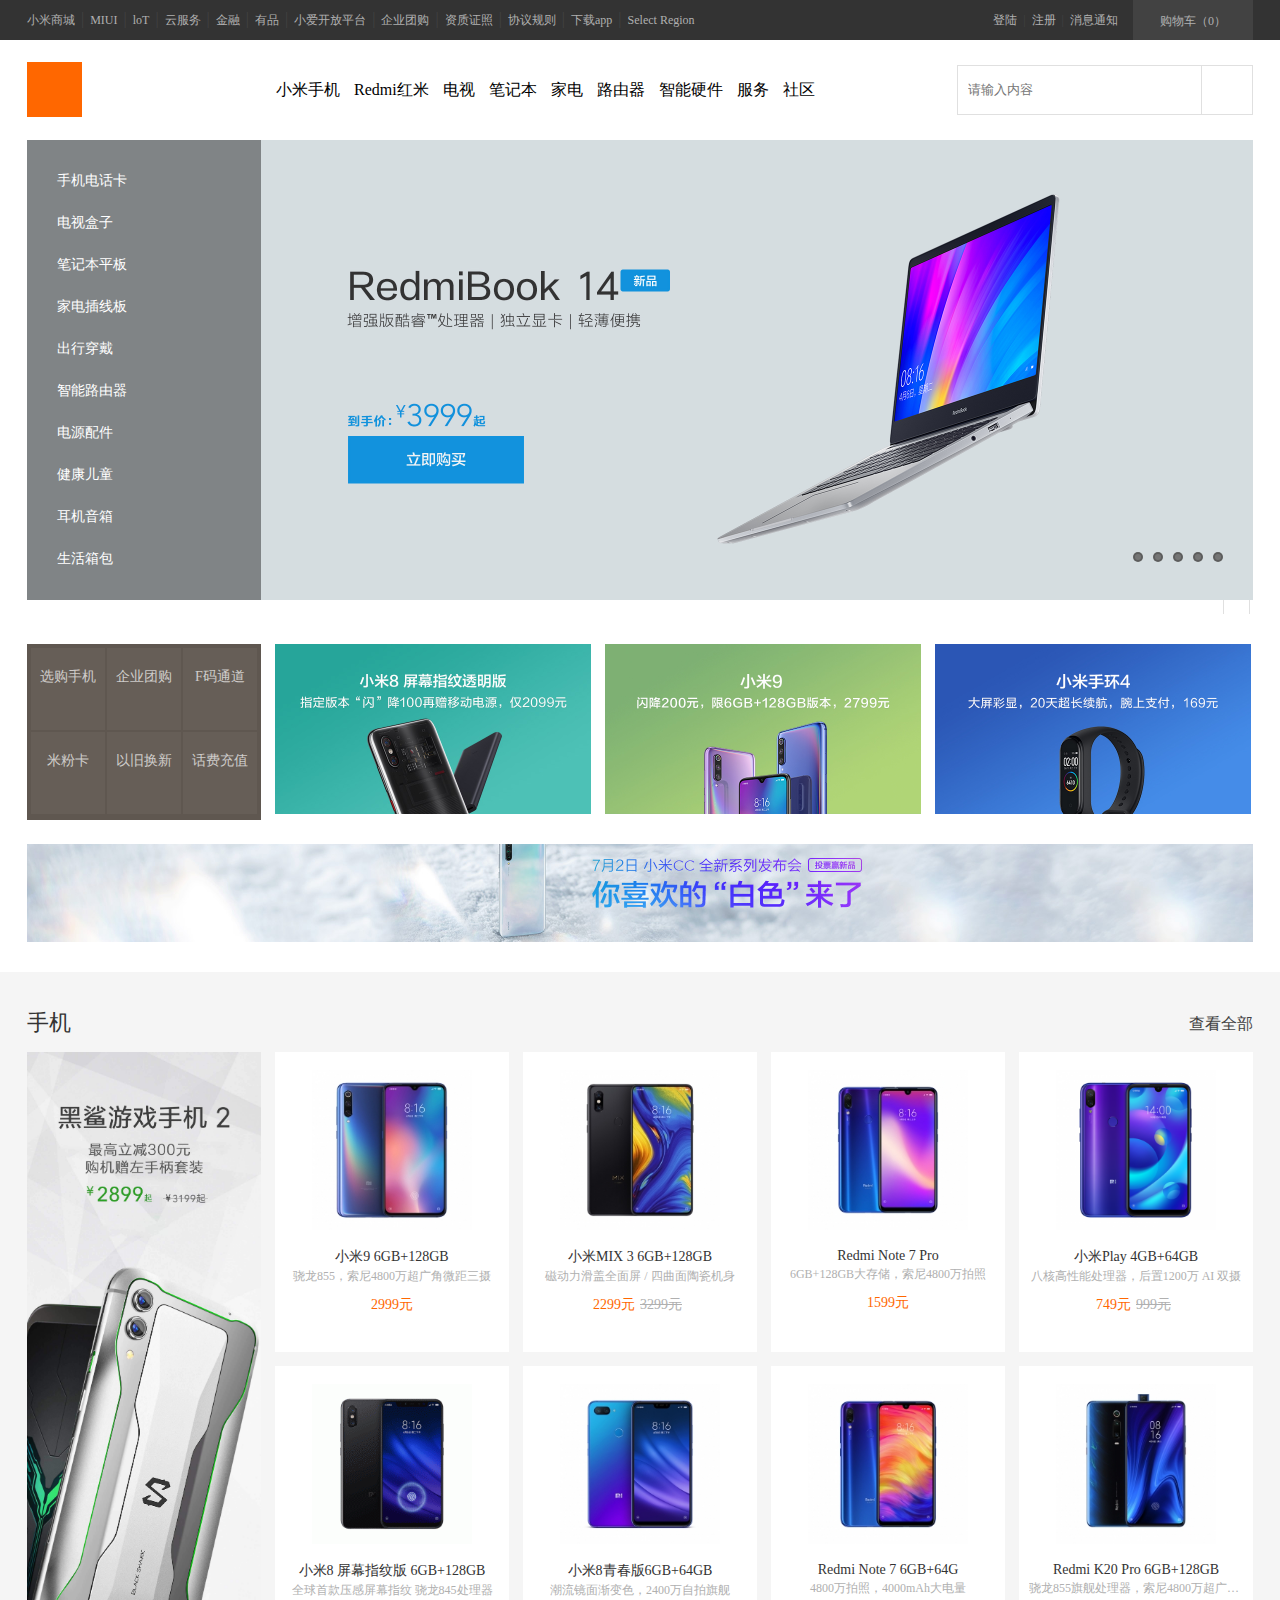
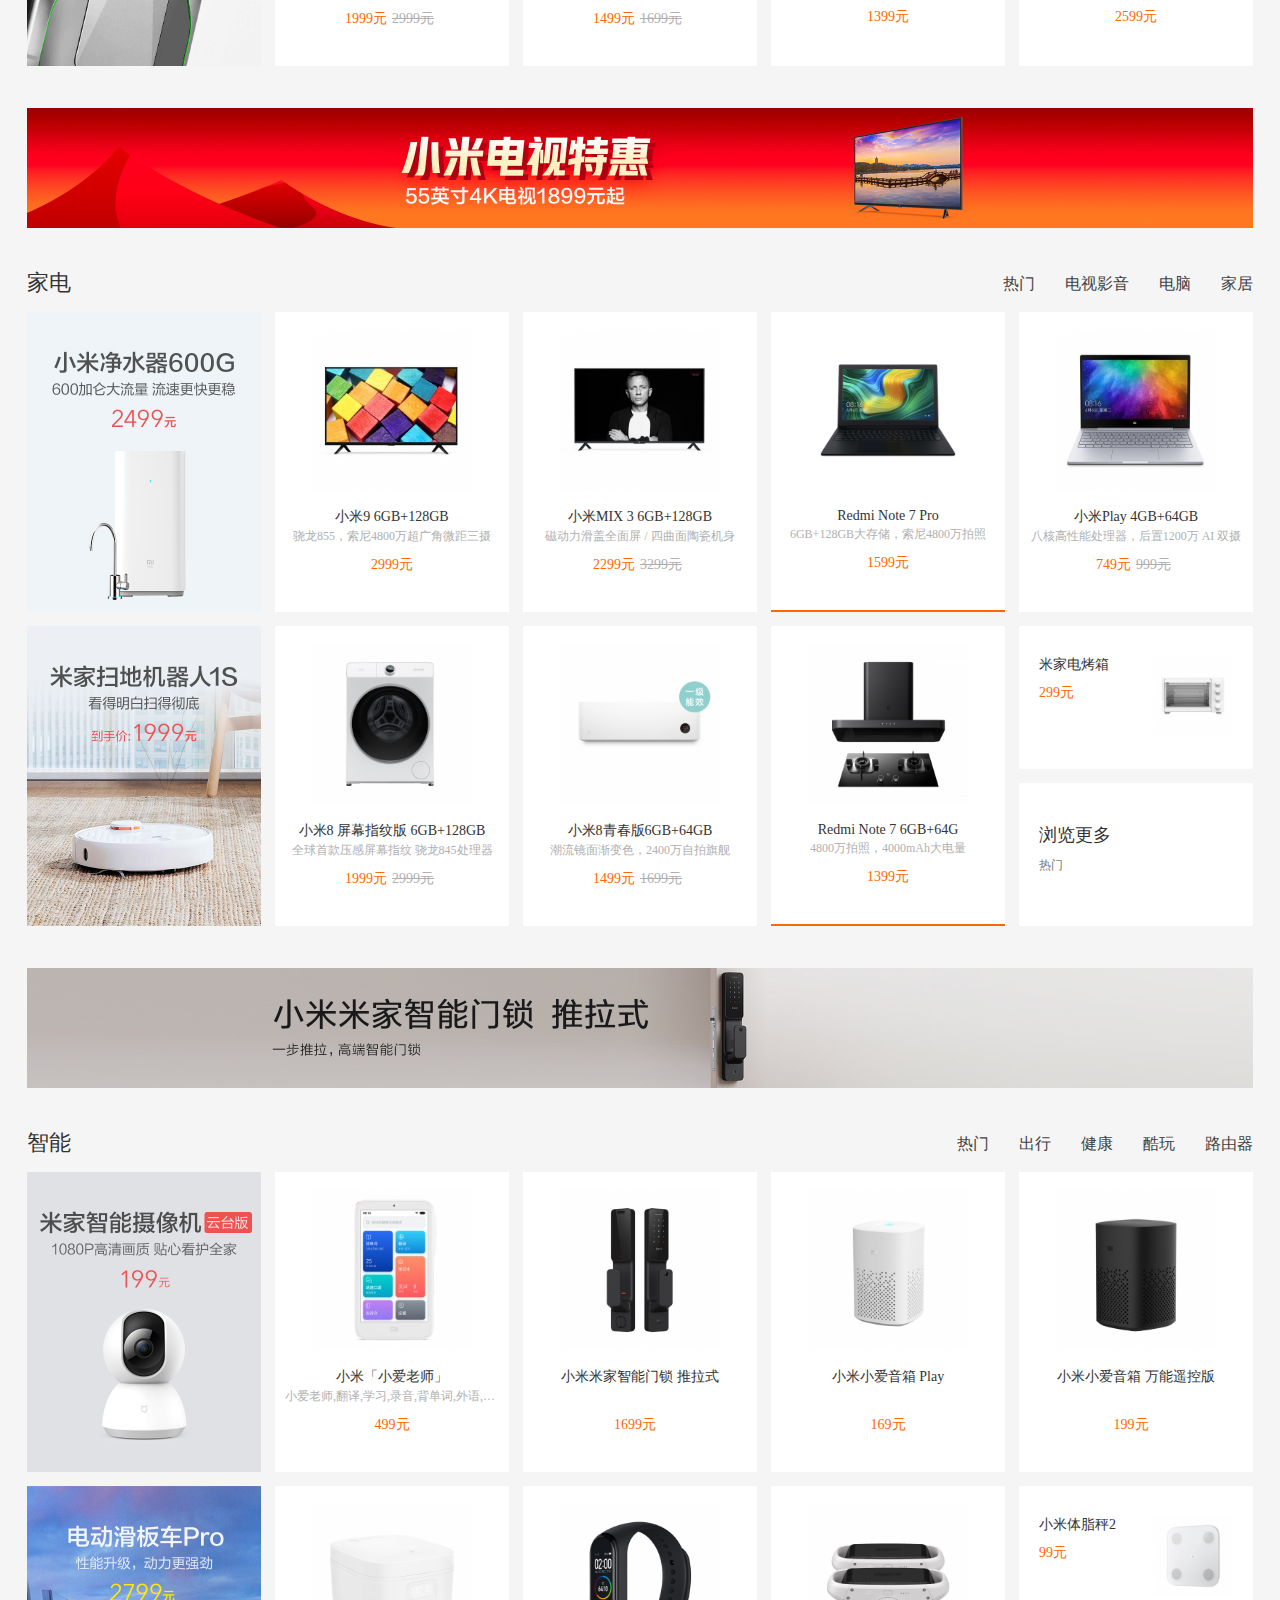
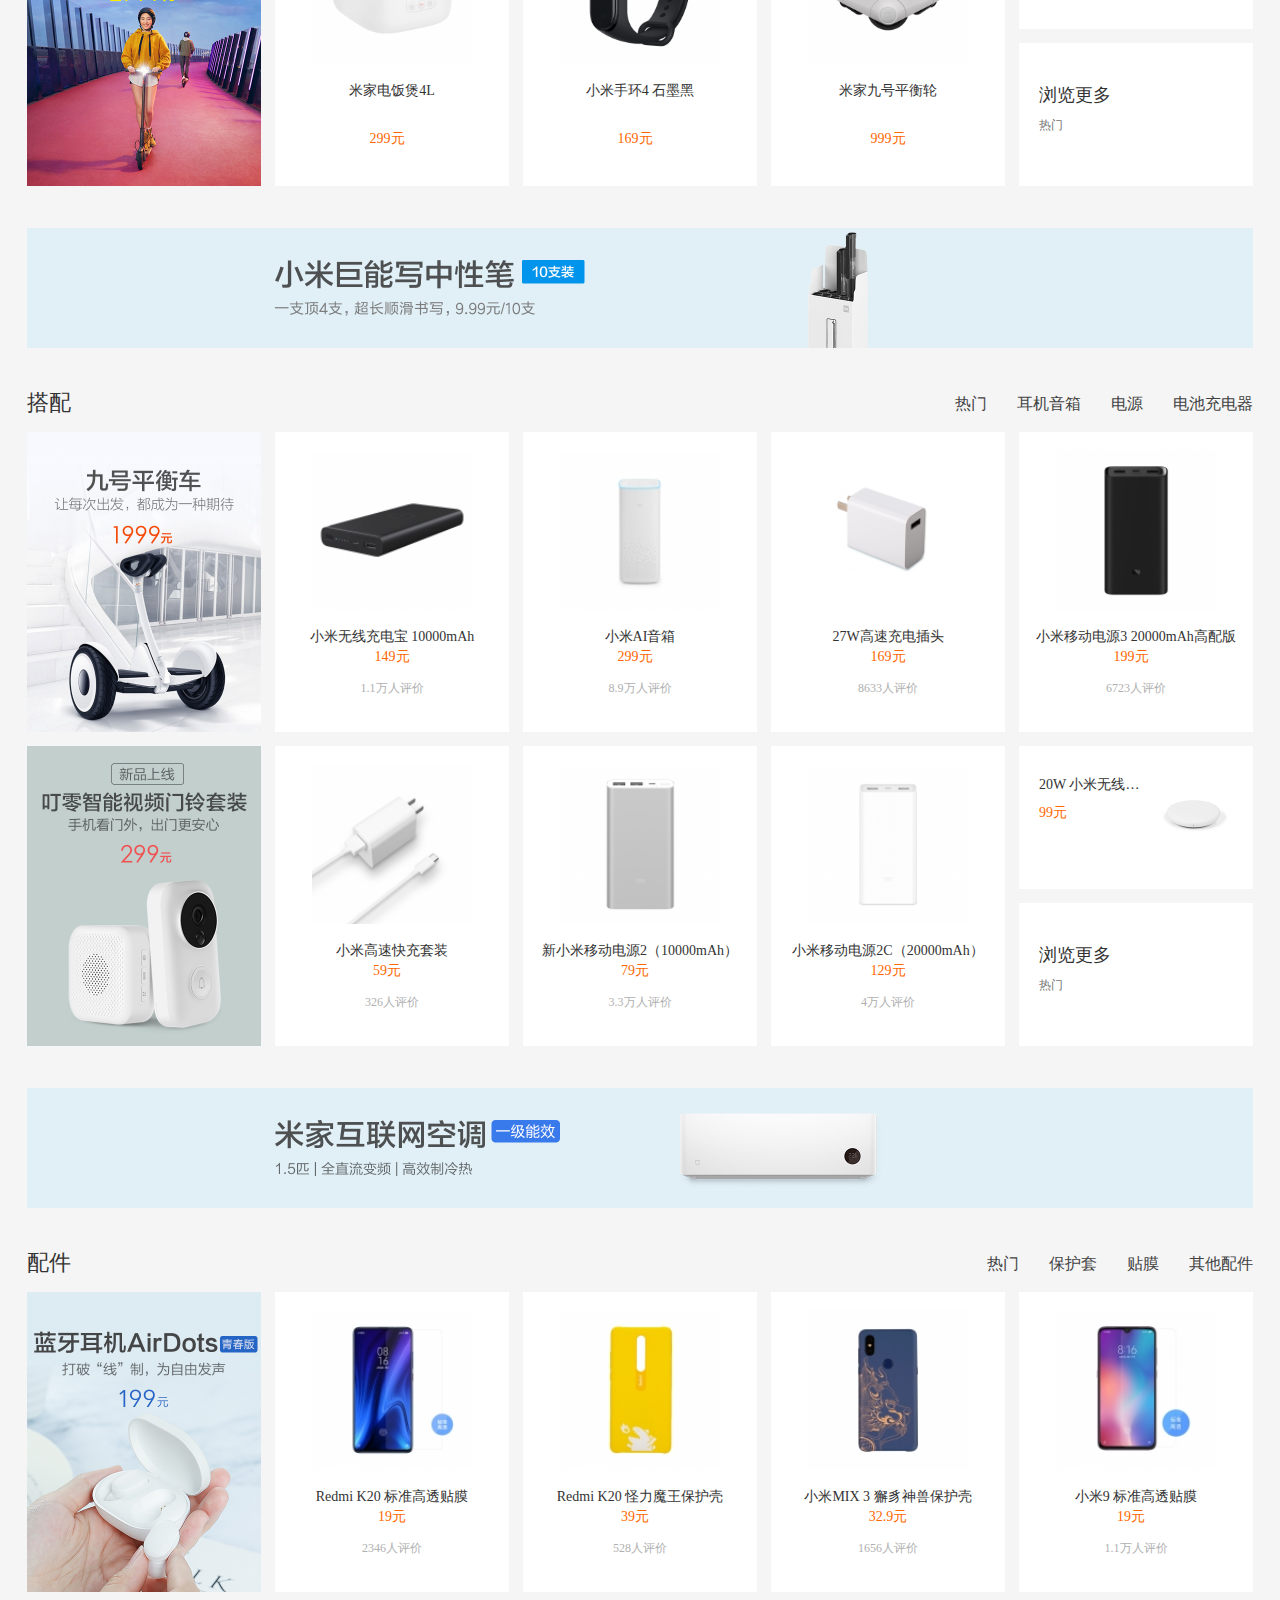
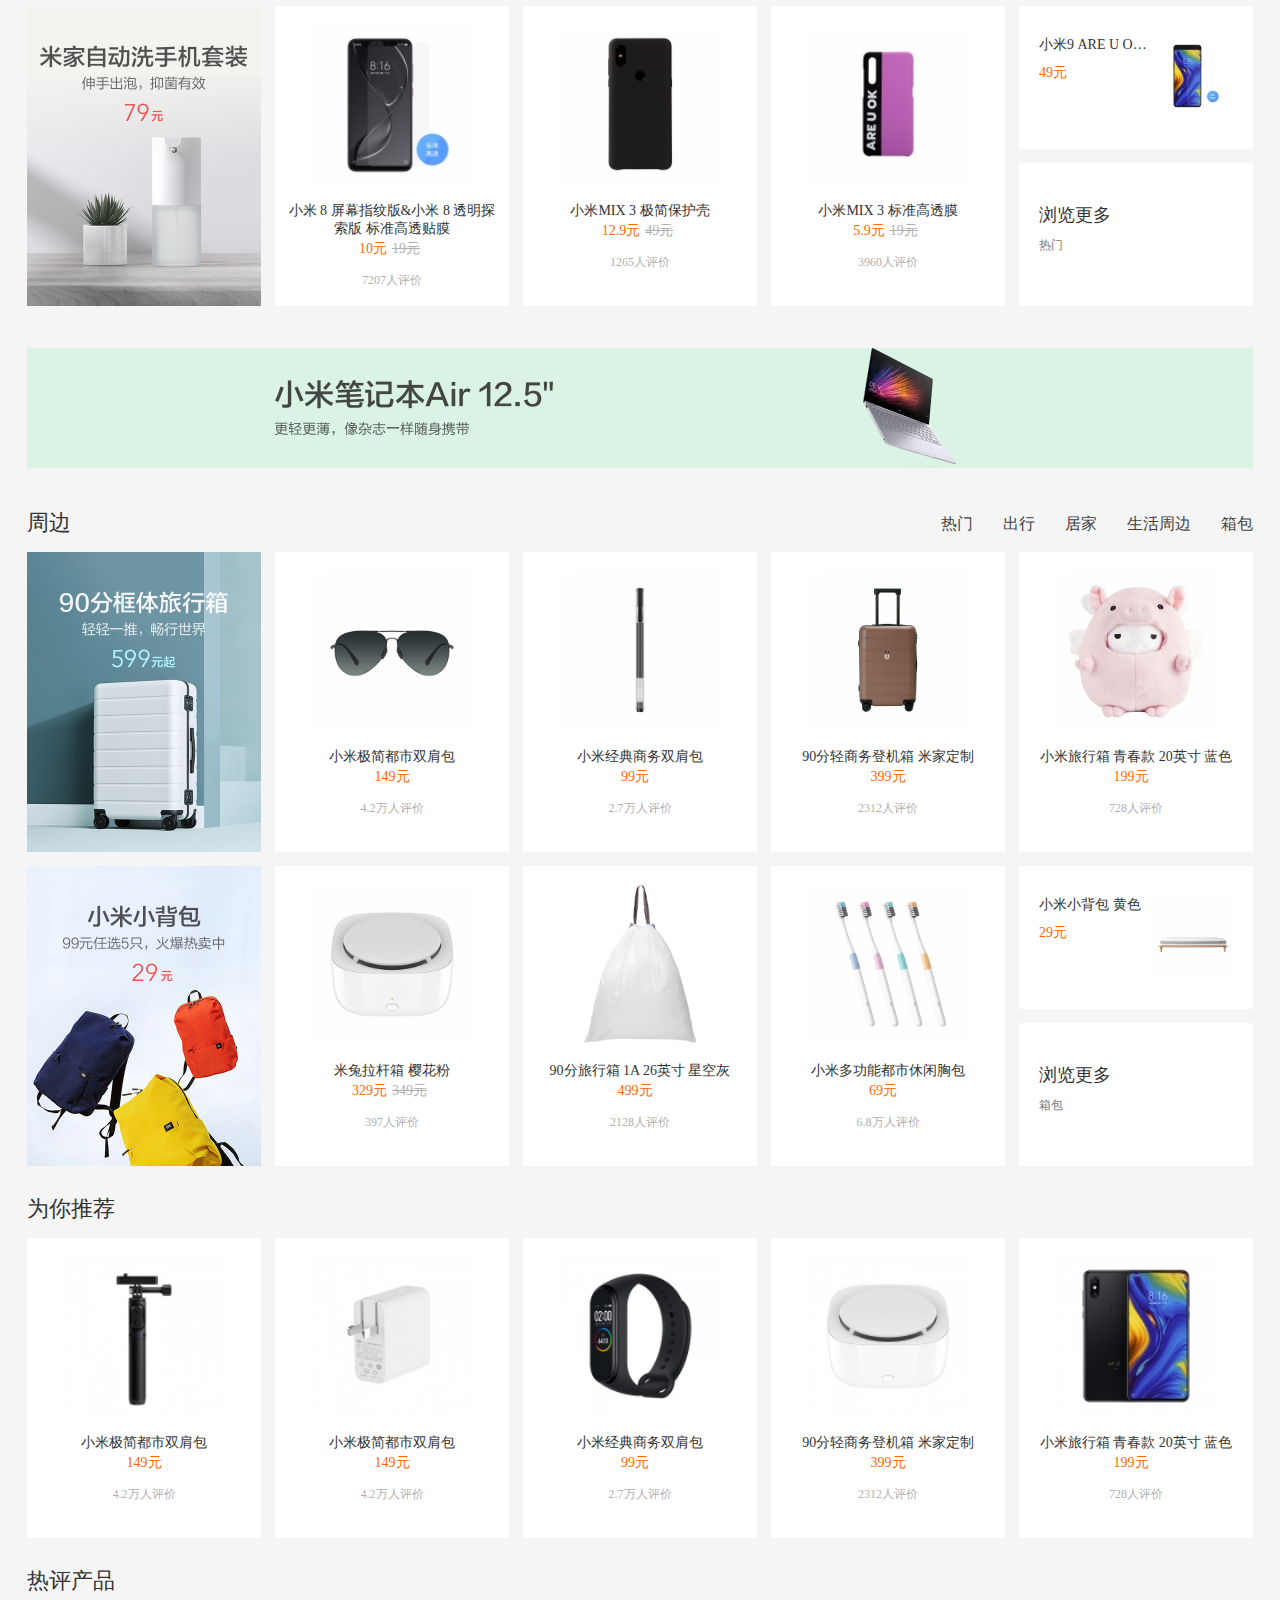
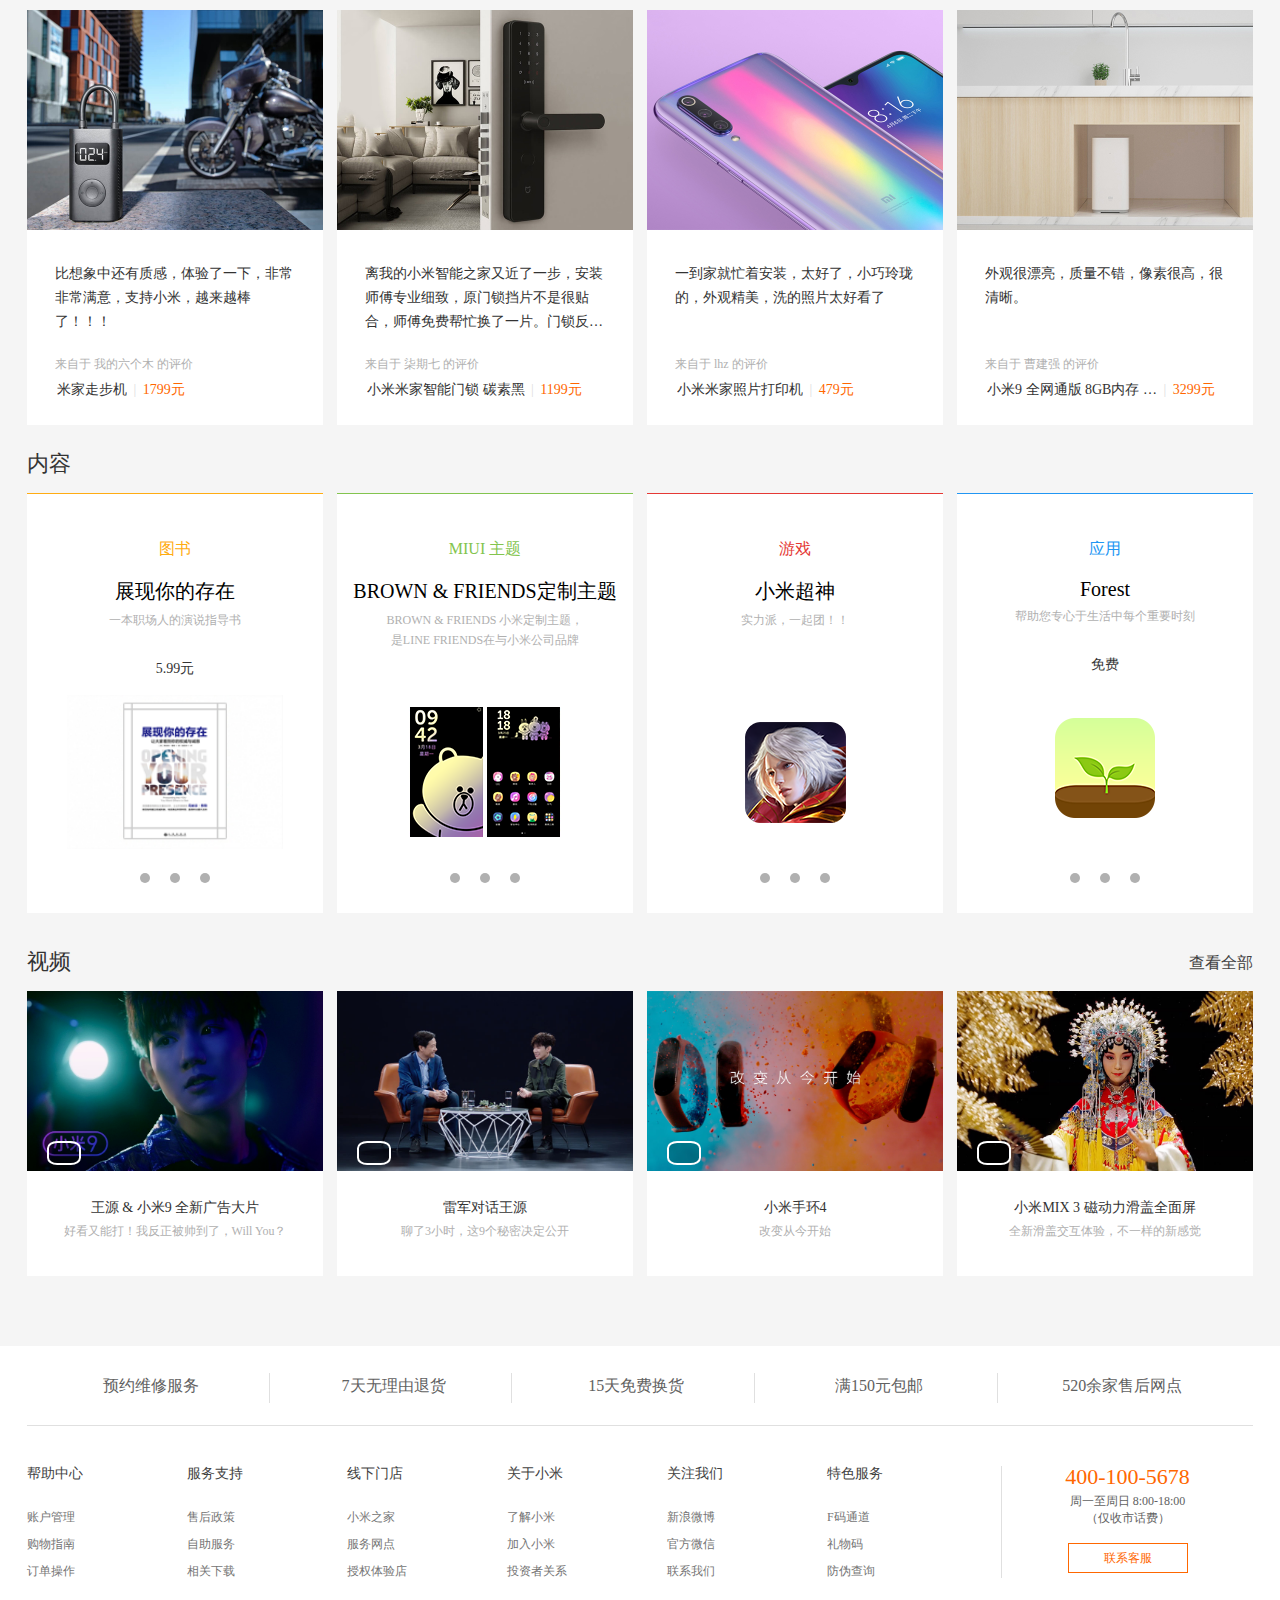
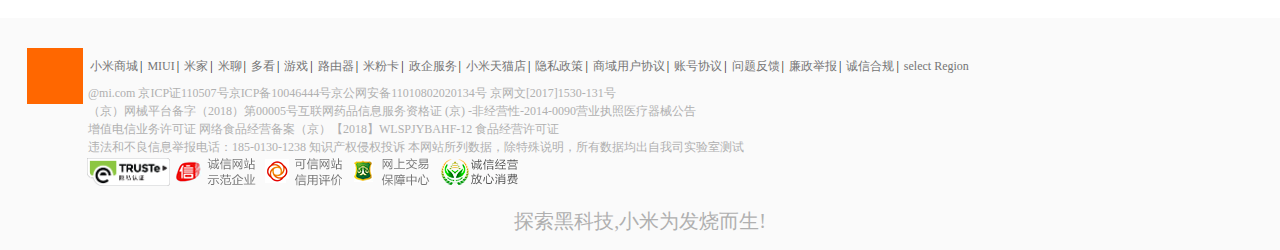
<file: xiaomi.html>
<!DOCTYPE html>
<html lang="en">

<head>
    <meta charset="UTF-8">
    <title>小米商城</title>
    <link rel="stylesheet" href="xiaomi.css">
    <link rel="stylesheet" href="https://at.alicdn.com/t/font_1262432_yuhbae0dbd9.css">
</head>

<body>
    <div class="zhiding">
        <ul class="top">
            <li class="shangkuang"><i class="iconfont icon-shouji"></i></li>
            <li><i class="iconfont icon-mine"></i></li>
            <li><i class="iconfont icon-weixiu"></i></li>
            <li><i class="iconfont icon-lianxikefu"></i></li>
            <li><i class="iconfont icon-daohanggouwuche"></i></li>
        </ul>
        <ul class="bottom">
            <li class="jiantou"><i class="iconfont icon-zhiding"></i></li>
        </ul>
    </div>
    <!-- 头部开始 -->
    <div class="header">
        <div class="header-box">
            <div class="header-left">
                <a href="">小米商城</a><span>|</span><a href="">MIUI</a><span>|</span><a href="">loT</a><span>|</span><a
                    href="">云服务</a><span>|</span><a href="">金融</a><span>|</span><a href="">有品</a><span>|</span><a
                    href="">小爱开放平台</a><span>|</span><a href="">企业团购</a><span>|</span><a href="">资质证照</a><span>|</span><a
                    href="">协议规则</a><span>|</span><a href="">下载app</a><span>|</span><a href="">Select Region</a>
            </div>
            <div class="header-right">
                <div class="header-right2"><a href=""><i class="iconfont icon-daohanggouwuche"></i>购物车（0）</a></div>
                <div class="header-right1"><a href="">登陆</a><span>|</span><a href="">注册</a><span>|</span><a
                        href="">消息通知</a></div>
            </div>
        </div>
    </div>
    <!-- 头部结束 -->
    <div class="header-box1">
        <div class="header-box1-left"><i class="iconfont icon-xiaomi "></i></div>
        <div class="header-box1-center">
            <ul class="cengter">
                <li class="kong"></li>
                <li>小米手机</li>
                <li>Redmi红米</li>
                <li>电视</li>
                <li>笔记本</li>
                <li>家电</li>
                <li>路由器</li>
                <li>智能硬件</li>
                <li>服务</li>
                <li>社区</li>
            </ul>
        </div>
        <div class="header-box1-right">
            <span class="zuo-left"><input type="text" placeholder="请输入内容"></span>
            <span class="you-right">
                <p class="iconfont icon-sousuo"></p>
            </span>
        </div>
    </div>
    <div class="lunbo-beijing">
        <div class="lunbo-beijing-top">
            <div class="lunbo-beijing-banner"><a href=""><img src="img/lunbo1.jpg" alt=""></a></div>
            <div class="lunbo-beijing-banner"><a href=""><img src="img/lunbo2.jpg" alt=""></a></div>
            <div class="lunbo-beijing-banner"><a href=""><img src="img/lunbo3.jpg" alt=""></a></div>
            <div class="lunbo-beijing-banner"><a href=""><img src="img/lunbo4.jpg" alt=""></a></div>
            <div class="lunbo-beijing-banner"><a href=""><img src="img/lunbo5.jpg" alt=""></a></div>
            <div class="lunbo-beijing-zuo">
                <ul class="zuo">
                    <a href="">
                        <li>手机电话卡<i class="iconfont icon-iconfontjiantou5"></i></li>
                    </a>
                    <a href="">
                        <li>电视盒子<i class="iconfont icon-iconfontjiantou5"></i></li>
                    </a>
                    <a href="">
                        <li>笔记本平板<i class="iconfont icon-iconfontjiantou5"></i></li>
                    </a>
                    <a href="">
                        <li>家电插线板<i class="iconfont icon-iconfontjiantou5"></i></li>
                    </a>
                    <a href="">
                        <li>出行穿戴<i class="iconfont icon-iconfontjiantou5"></i></li>
                    </a>
                    <a href="">
                        <li>智能路由器<i class="iconfont icon-iconfontjiantou5"></i></li>
                    </a>
                    <a href="">
                        <li>电源配件<i class="iconfont icon-iconfontjiantou5"></i></li>
                    </a>
                    <a href="">
                        <li>健康儿童<i class="iconfont icon-iconfontjiantou5"></i></li>
                    </a>
                    <a href="">
                        <li>耳机音箱<i class="iconfont icon-iconfontjiantou5"></i></li>
                    </a>
                    <a href="">
                        <li>生活箱包<i class="iconfont icon-iconfontjiantou5"></i></li>
                    </a>

                </ul>
            </div>
            <div class="lunbo-beijing-dian">
                <div class="diandian"></div>
                <div class="diandian"></div>
                <div class="diandian"></div>
                <div class="diandian"></div>
                <div class="diandian"></div>
            </div>
            <div class="lunbo-beijing-zuojiantou"><i class="iconfont icon-iconfontjiantou5"></i></div>
            <div class="lunbo-beijing-youjiantou"><i class="iconfont icon-iconfontjiantou5"></i></div>
            <div class="lunbo-bottom">
                <ul class="lunbo-bottom-zuo">
                    <li class="zuoshang"><i class="iconfont icon-xuangoushouji"></i>选购手机</i></li>
                    <li class="zuoshang"><i class="iconfont icon-lipin"></i>企业团购</li>
                    <li class="youshang"><i class="iconfont icon-Fma"></i>F码通道</li>
                    <li class="zuoxia"><i class="iconfont icon-mifenqia"></i>米粉卡</li>
                    <li class="zuoxia"><i class="iconfont icon-yijiuhuanxin"></i>以旧换新</li>
                    <li><i class="iconfont icon-huafeichongzhi"></i>话费充值</li>

                </ul>
                <ul><img src="img/lunboxia1.jpg" alt=""></ul>
                <ul><img src="img/lunboxia2.jpg" alt=""></ul>
                <ul><img src="img/lunboxia3.jpg" alt=""></ul>
            </div>
        </div>
        <div class="lunbo-bottom-xia"><img src="img/lunboxia4.jpg" alt=""></div>
    </div>
    <!-- 手机开始 -->
    <div class="main">
        <div class="main-box1">
            <div class="main-box1-top">
                <div class="main-box1-zuo">手机</div>
                <li>查看全部 <i class="iconfont icon-youjiantou"></i></li>
            </div>
            <div class="main-box1-bottom">
                <div class="main-box1-bottom zuo"><img src="img/shoujitu.jpg" alt=""></div>
                <ul class="main-box1-bottom you">
                    <li class="mobile">
                        <div class="shoujitu"><img src="img/one.jpg" alt=""></div>
                        <div class="zi1">小米9 6GB+128GB</div>
                        <div class="zi2">骁龙855，索尼4800万超广角微距三摄</div>
                        <div class="zi3">2999元</div>
                    </li>
                    <li class="mobile">
                        <div class="shoujitu"><img src="img/shoujitu1.jpg" alt=""></div>
                        <div class="zi1">小米MIX 3 6GB+128GB</div>
                        <div class="zi2">磁动力滑盖全面屏 / 四曲面陶瓷机身</div>
                        <div class="zi3">2299元<s class="del">3299元</s></div>
                    </li>
                    <li class="mobile">
                        <div class="shoujitu"><img src="img/shoujitu2.jpg" alt=""></div>
                        <div class="zi1">Redmi Note 7 Pro</div>
                        <div class="zi2">6GB+128GB大存储，索尼4800万拍照</div>
                        <div class="zi3">1599元</div>
                    </li>
                    <li class="mobile">
                        <div class="shoujitu"><img src="img/shoujitu3.jpg" alt=""></div>
                        <div class="zi1">小米Play 4GB+64GB</div>
                        <div class="zi2">八核高性能处理器，后置1200万 AI 双摄</div>
                        <div class="zi3">749元<s class="del">999元</s></div>
                    </li>
                    <li class="mobile">
                        <div class="shoujitu"><img src="img/shoujitu4.png" alt=""></div>
                        <div class="zi1">小米8 屏幕指纹版 6GB+128GB</div>
                        <div class="zi2">全球首款压感屏幕指纹 骁龙845处理器</div>
                        <div class="zi3">1999元<s class="del">2999元</s></div>
                    </li>
                    <li class="mobile">
                        <div class="shoujitu"><img src="img/shoujitu5.jpg" alt=""></div>
                        <div class="zi1">小米8青春版6GB+64GB</div>
                        <div class="zi2">潮流镜面渐变色，2400万自拍旗舰</div>
                        <div class="zi3">1499元<s class="del">1699元</s></div>
                    </li>
                    <li class="mobile">
                        <div class="shoujitu"><img src="img/shoujitu6.jpg" alt=""></div>
                        <div class="zi1">Redmi Note 7 6GB+64G</div>
                        <div class="zi2">4800万拍照，4000mAh大电量</div>
                        <div class="zi3">1399元</div>
                    </li>
                    <li class="mobile">
                        <div class="shoujitu"><img src="img/shoujitu7.jpg" alt=""></div>
                        <div class="zi1">Redmi K20 Pro 6GB+128GB</div>
                        <div class="zi2">骁龙855旗舰处理器，索尼4800万超广角三摄</div>
                        <div class="zi3">2599元</div>
                    </li>
                </ul>
            </div>
            <div class="center"><img src="img/zhongjiantu1.jpg" alt=""></div>
            <div class="main-box1-top">
                <div class="main-box1-zuo">家电</div>
                <li>家居</li>
                <li>电脑</li>
                <li>电视影音</li>
                <li>热门</li>
            </div>
            <div class="main-box1-bottom">
                <div class="main-box1-bottom zuo">
                    <div class="main-box1-bottom-zuo-img1"><img src="img/zhongtu1.jpg" alt=""></img>
                    </div>
                    <div class="main-box1-bottom-zuo-img1"><img src="img/zhongtu2.jpg" alt=""></img1>
                    </div>
                </div>
                <ul class="main-box1-bottom you">
                    <li class="mobile">
                        <div class="shoujitu"><img src="img/dianshi1.jpg" alt=""></div>
                        <div class="zi1">小米9 6GB+128GB</div>
                        <div class="zi2">骁龙855，索尼4800万超广角微距三摄</div>
                        <div class="zi3">2999元</div>
                        <div class="shangyi">
                            <div class="shangyizi1">满意，品质好，高清。使用很方便。超大，性价比高，</div>
                            <div class="shangyizi2"> 来自于 嘎嘎鹭 的评价 </div>
                        </div>
                    </li>
                    <li class="mobile">
                        <div class="shoujitu"><img src="img/dianshi2.jpg" alt=""></div>
                        <div class="zi1">小米MIX 3 6GB+128GB</div>
                        <div class="zi2">磁动力滑盖全面屏 / 四曲面陶瓷机身</div>
                        <div class="zi3">2299元<s class="del">3299元</s></div>
                        <div class="shangyi">
                            <div class="shangyizi1">满意，品质好，高清。使用很方便。超大，性价比高，</div>
                            <div class="shangyizi2"> 来自于 嘎嘎鹭 的评价 </div>
                        </div>
                    </li>
                    <li class="mobile">
                        <div class="shoujitu"><img src="img/dianshi3.png" alt=""></div>
                        <div class="zi1">Redmi Note 7 Pro</div>
                        <div class="zi2">6GB+128GB大存储，索尼4800万拍照</div>
                        <div class="zi3">1599元</div>
                        <div class="shangyi">
                            <div class="shangyizi1">满意，品质好，高清。使用很方便。超大，性价比高，</div>
                            <div class="shangyizi2"> 来自于 嘎嘎鹭 的评价 </div>
                        </div>
                    </li>
                    <li class="mobile">
                        <div class="shoujitu"><img src="img/dianshi4.jpg" alt=""></div>
                        <div class="zi1">小米Play 4GB+64GB</div>
                        <div class="zi2">八核高性能处理器，后置1200万 AI 双摄</div>
                        <div class="zi3">749元<s class="del">999元</s></div>
                        <div class="shangyi">
                            <div class="shangyizi1">满意，品质好，高清。使用很方便。超大，性价比高，</div>
                            <div class="shangyizi2"> 来自于 嘎嘎鹭 的评价 </div>
                        </div>
                    </li>
                    <li class="mobile">
                        <div class="shoujitu"><img src="img/yitiji5.jpg" alt=""></div>
                        <div class="zi1">小米8 屏幕指纹版 6GB+128GB</div>
                        <div class="zi2">全球首款压感屏幕指纹 骁龙845处理器</div>
                        <div class="zi3">1999元<s class="del">2999元</s></div>
                        <div class="shangyi">
                            <div class="shangyizi1">满意，品质好，高清。使用很方便。超大，性价比高，</div>
                            <div class="shangyizi2"> 来自于 嘎嘎鹭 的评价 </div>
                        </div>
                    </li>
                    <li class="mobile">
                        <div class="shoujitu"><img src="img/kongtiao6.jpg" alt=""></div>
                        <div class="zi1">小米8青春版6GB+64GB</div>
                        <div class="zi2">潮流镜面渐变色，2400万自拍旗舰</div>
                        <div class="zi3">1499元<s class="del">1699元</s></div>
                        <div class="shangyi">
                            <div class="shangyizi1">满意，品质好，高清。使用很方便。超大，性价比高，</div>
                            <div class="shangyizi2"> 来自于 嘎嘎鹭 的评价 </div>
                        </div>
                    </li>
                    <li class="mobile">
                        <div class="shoujitu"><img src="img/tianranqi7.jpg" alt=""></div>
                        <div class="zi1">Redmi Note 7 6GB+64G</div>
                        <div class="zi2">4800万拍照，4000mAh大电量</div>
                        <div class="zi3">1399元</div>
                        <div class="shangyi">
                            <div class="shangyizi1">满意，品质好，高清。使用很方便。超大，性价比高，</div>
                            <div class="shangyizi2"> 来自于 嘎嘎鹭 的评价 </div>
                        </div>
                    </li>
                    <li class="gengduo">
                        <div class="gengduo-img"><img src="img/kaoxiang8.jpg" alt=""></div>
                        <div class="shang">米家电烤箱</div>
                        <div class="xia">299元</div>
                    </li>
                    <li class="gengduo">
                        <div class="gengduo-icon"><i class="iconfont icon-youjiantou1"></i></div>
                        <div class="zuo1">浏览更多</div>
                        <div class="zuo2">热门</div>
                    </li>

                </ul>
            </div>
            <div class="center"><img src="img/zhongjiantu2.jpg" alt=""></div>
            <div class="main-box1-top">
                <div class="main-box1-zuo">智能</div>
                <li>路由器</li>
                <li>酷玩</li>
                <li>健康</li>
                <li>出行</li>
                <li>热门</li>
            </div>
            <div class="main-box1-bottom">
                <div class="main-box1-bottom zuo">
                    <div class="main-box1-bottom-zuo-img1"><img src="img/zhineng1.jpg" alt=""></img>
                    </div>
                    <div class="main-box1-bottom-zuo-img1"><img src="img/zhineng2.jpg" alt=""></img1>
                    </div>
                </div>
                <ul class="main-box1-bottom you">
                    <li class="mobile">
                        <div class="shoujitu"><img src="img/zhineng3.jpg" alt=""></div>
                        <div class="zi1">小米「小爱老师」</div>
                        <div class="zi2">小爱老师,翻译,学习,录音,背单词,外语,外教,口语,电子词典</div>
                        <div class="zi3">499元</div>
                        <div class="shangyi">
                            <div class="shangyizi1">满意，品质好，高清。使用很方便。超大，性价比高，</div>
                            <div class="shangyizi2"> 来自于 嘎嘎鹭 的评价 </div>
                        </div>
                    </li>
                    <li class="mobile">
                        <div class="shoujitu"><img src="img/zhineng4.jpg" alt=""></div>
                        <div class="zi1">小米米家智能门锁 推拉式</div>
                        <div class="zi2"></div>
                        <div class="zi3">1699元<s class="del"></s></div>
                        <div class="shangyi">
                            <div class="shangyizi1">满意，品质好，高清。使用很方便。超大，性价比高，</div>
                            <div class="shangyizi2"> 来自于 嘎嘎鹭 的评价 </div>
                        </div>
                    </li>
                    <li class="mobile">
                        <div class="shoujitu"><img src="img/zhineng5.jpg" alt=""></div>
                        <div class="zi1">小米小爱音箱 Play</div>
                        <div class="zi2"></div>
                        <div class="zi3">169元</div>
                        <div class="shangyi">
                            <div class="shangyizi1">满意，品质好，高清。使用很方便。超大，性价比高，</div>
                            <div class="shangyizi2"> 来自于 嘎嘎鹭 的评价 </div>
                        </div>
                    </li>
                    <li class="mobile">
                        <div class="shoujitu"><img src="img/zhineng6.jpg" alt=""></div>
                        <div class="zi1">小米小爱音箱 万能遥控版</div>
                        <div class="zi2"></div>
                        <div class="zi3">199元<s class="del"></s></div>
                        <div class="shangyi">
                            <div class="shangyizi1">满意，品质好，高清。使用很方便。超大，性价比高，</div>
                            <div class="shangyizi2"> 来自于 嘎嘎鹭 的评价 </div>
                        </div>
                    </li>
                    <li class="mobile">
                        <div class="shoujitu"><img src="img/zhineng7.jpg" alt=""></div>
                        <div class="zi1">米家电饭煲4L</div>
                        <div class="zi2"></div>
                        <div class="zi3">299元<s class="del"></s></div>
                        <div class="shangyi">
                            <div class="shangyizi1">满意，品质好，高清。使用很方便。超大，性价比高，</div>
                            <div class="shangyizi2"> 来自于 嘎嘎鹭 的评价 </div>
                        </div>
                    </li>
                    <li class="mobile">
                        <div class="shoujitu"><img src="img/zhineng8.png" alt=""></div>
                        <div class="zi1">小米手环4 石墨黑</div>
                        <div class="zi2"></div>
                        <div class="zi3">169元<s class="del"></s></div>
                        <div class="shangyi">
                            <div class="shangyizi1">满意，品质好，高清。使用很方便。超大，性价比高，</div>
                            <div class="shangyizi2"> 来自于 嘎嘎鹭 的评价 </div>
                        </div>
                    </li>
                    <li class="mobile">
                        <div class="shoujitu"><img src="img/zhineng9.jpg" alt=""></div>
                        <div class="zi1">米家九号平衡轮</div>
                        <div class="zi2"></div>
                        <div class="zi3">999元</div>
                        <div class="shangyi">
                            <div class="shangyizi1">满意，品质好，高清。使用很方便。超大，性价比高，</div>
                            <div class="shangyizi2"> 来自于 嘎嘎鹭 的评价 </div>
                        </div>
                    </li>
                    <li class="gengduo">
                        <div class="gengduo-img"><img src="img/zhineng10.jpg" alt=""></div>
                        <div class="shang">小米体脂秤2</div>
                        <div class="xia">99元</div>
                    </li>
                    <li class="gengduo">
                        <div class="gengduo-icon"><i class="iconfont icon-youjiantou1"></i></div>
                        <div class="zuo1">浏览更多</div>
                        <div class="zuo2">热门</div>
                    </li>
                </ul>
            </div>
            <div class="center"><img src="img/zhongjiantu3.jpg" alt=""></div>
            <div class="main-box1-top">
                <div class="main-box1-zuo">搭配</div>
                <li>电池充电器</li>
                <li>电源</li>
                <li>耳机音箱</li>
                <li>热门</li>
            </div>
            <div class="main-box1-bottom">
                <div class="main-box1-bottom zuo">
                    <div class="main-box1-bottom-zuo-img1"><img src="img/dapei1.jpg" alt=""></img>
                    </div>
                    <div class="main-box1-bottom-zuo-img1"><img src="img/dapei2.jpg" alt=""></img1>
                    </div>
                </div>
                <ul class="main-box1-bottom you">
                    <li class="mobile">
                        <div class="shoujitu"><img src="img/dapei3.jpg" alt=""></div>
                        <div class="zi1">小米无线充电宝 10000mAh </div>
                        <div class="zi3">149元</div>
                        <div class="zi2">1.1万人评价</div>
                        <div class="shangyi">
                            <div class="shangyizi1">满意，品质好，高清。使用很方便。超大，性价比高，</div>
                            <div class="shangyizi2"> 来自于 嘎嘎鹭 的评价 </div>
                        </div>

                    </li>
                    <li class="mobile">
                        <div class="shoujitu"><img src="img/dapei4.jpg" alt=""></div>
                        <div class="zi1"> 小米AI音箱 </div>
                        <div class="zi3">299元<s class="del"></s></div>
                        <div class="zi2">8.9万人评价</div>
                        <div class="shangyi">
                            <div class="shangyizi1">满意，品质好，高清。使用很方便。超大，性价比高，</div>
                            <div class="shangyizi2"> 来自于 嘎嘎鹭 的评价 </div>
                        </div>
                    </li>
                    <li class="mobile">
                        <div class="shoujitu"><img src="img/dapei5.png" alt=""></div>
                        <div class="zi1"> 27W高速充电插头 </div>
                        <div class="zi3">169元</div>
                        <div class="zi2">8633人评价</div>
                        <div class="shangyi">
                            <div class="shangyizi1">满意，品质好，高清。使用很方便。超大，性价比高，</div>
                            <div class="shangyizi2"> 来自于 嘎嘎鹭 的评价 </div>
                        </div>

                    </li>
                    <li class="mobile">
                        <div class="shoujitu"><img src="img/dapei6.jpg" alt=""></div>
                        <div class="zi1">小米移动电源3 20000mAh高配版</div>
                        <div class="zi3">199元<s class="del"></s></div>
                        <div class="zi2">6723人评价</div>
                        <div class="shangyi">
                            <div class="shangyizi1">满意，品质好，高清。使用很方便。超大，性价比高，</div>
                            <div class="shangyizi2"> 来自于 嘎嘎鹭 的评价 </div>
                        </div>

                    </li>
                    <li class="mobile">
                        <div class="shoujitu"><img src="img/dapei7.jpg" alt=""></div>
                        <div class="zi1"> 小米高速快充套装 </div>
                        <div class="zi3">59元<s class="del"></s></div>
                        <div class="zi2">326人评价</div>
                        <div class="shangyi">
                            <div class="shangyizi1">满意，品质好，高清。使用很方便。超大，性价比高，</div>
                            <div class="shangyizi2"> 来自于 嘎嘎鹭 的评价 </div>
                        </div>

                    </li>
                    <li class="mobile">
                        <div class="shoujitu"><img src="img/dapei8.jpg" alt=""></div>
                        <div class="zi1">新小米移动电源2（10000mAh）</div>
                        <div class="zi3">79元<s class="del"></s></div>
                        <div class="zi2">3.3万人评价</div>
                        <div class="shangyi">
                            <div class="shangyizi1">满意，品质好，高清。使用很方便。超大，性价比高，</div>
                            <div class="shangyizi2"> 来自于 嘎嘎鹭 的评价 </div>
                        </div>

                    </li>
                    <li class="mobile">
                        <div class="shoujitu"><img src="img/dapei9.jpg" alt=""></div>
                        <div class="zi1">小米移动电源2C（20000mAh）</div>
                        <div class="zi3">129元</div>
                        <div class="zi2">4万人评价</div>
                        <div class="shangyi">
                            <div class="shangyizi1">满意，品质好，高清。使用很方便。超大，性价比高，</div>
                            <div class="shangyizi2"> 来自于 嘎嘎鹭 的评价 </div>
                        </div>

                    </li>
                    <li class="gengduo">
                        <div class="gengduo-img"><img src="img/dapei10.jpg" alt=""></div>
                        <div class="shang">20W 小米无线充电器</div>
                        <div class="xia">99元</div>
                    </li>
                    <li class="gengduo">
                        <div class="gengduo-icon"><i class="iconfont icon-youjiantou1"></i></div>
                        <div class="zuo1">浏览更多</div>
                        <div class="zuo2">热门</div>
                    </li>
                </ul>
            </div>
            <div class="center"><img src="img/zhongjiantu4.jpg" alt=""></div>
            <div class="main-box1-top">
                <div class="main-box1-zuo">配件</div>
                <li>其他配件</li>
                <li>贴膜</li>
                <li>保护套</li>
                <li>热门</li>
            </div>
            <div class="main-box1-bottom">
                <div class="main-box1-bottom zuo">
                    <div class="main-box1-bottom-zuo-img1"><img src="img/peijian1.jpg" alt="失败"></img>
                    </div>
                    <div class="main-box1-bottom-zuo-img1"><img src="img/peijian2.jpg" alt="失败"></img1>
                    </div>
                </div>
                <ul class="main-box1-bottom you">
                    <li class="mobile">
                        <div class="shoujitu"><img src="img/peijian3.jpg" alt="失败"></div>
                        <div class="zi1"> Redmi K20 标准高透贴膜</div>
                        <div class="zi3">19元</div>
                        <div class="zi2">2346人评价</div>
                        <div class="shangyi">
                            <div class="shangyizi1">满意，品质好，高清。使用很方便。超大，性价比高，</div>
                            <div class="shangyizi2"> 来自于 嘎嘎鹭 的评价 </div>
                        </div>

                    </li>
                    <li class="mobile">
                        <div class="shoujitu"><img src="img/peijian4.jpg" alt="失败"></div>
                        <div class="zi1">Redmi K20 怪力魔王保护壳 </div>
                        <div class="zi3">39元<s class="del"></s></div>
                        <div class="zi2">528人评价</div>
                        <div class="shangyi">
                            <div class="shangyizi1">满意，品质好，高清。使用很方便。超大，性价比高，</div>
                            <div class="shangyizi2"> 来自于 嘎嘎鹭 的评价 </div>
                        </div>
                    </li>
                    <li class="mobile">
                        <div class="shoujitu"><img src="img/peijian5.jpg" alt="失败"></div>
                        <div class="zi1"> 小米MIX 3 獬豸神兽保护壳</div>
                        <div class="zi3">32.9元</div>
                        <div class="zi2">1656人评价</div>
                        <div class="shangyi">
                            <div class="shangyizi1">满意，品质好，高清。使用很方便。超大，性价比高，</div>
                            <div class="shangyizi2"> 来自于 嘎嘎鹭 的评价 </div>
                        </div>

                    </li>
                    <li class="mobile">
                        <div class="shoujitu"><img src="img/peijian6.jpg" alt="失败"></div>
                        <div class="zi1"> 小米9 标准高透贴膜 </div>
                        <div class="zi3">19元<s class="del"></s></div>
                        <div class="zi2">1.1万人评价</div>
                        <div class="shangyi">
                            <div class="shangyizi1">满意，品质好，高清。使用很方便。超大，性价比高，</div>
                            <div class="shangyizi2"> 来自于 嘎嘎鹭 的评价 </div>
                        </div>

                    </li>
                    <li class="mobile">
                        <div class="shoujitu"><img src="img/peijian7.jpg" alt="失败"></div>
                        <div class="zi1">小米 8 屏幕指纹版&小米 8 透明探索版 标准高透贴膜</div>
                        <div class="zi3">10元<s class="del">19元</s></div>
                        <div class="zi2">7207人评价</div>
                        <div class="shangyi">
                            <div class="shangyizi1">满意，品质好，高清。使用很方便。超大，性价比高，</div>
                            <div class="shangyizi2"> 来自于 嘎嘎鹭 的评价 </div>
                        </div>

                    </li>
                    <li class="mobile">
                        <div class="shoujitu"><img src="img/peijian8.jpg" alt="失败"></div>
                        <div class="zi1"> 小米MIX 3 极简保护壳 </div>
                        <div class="zi3">12.9元<s class="del">49元</s></div>
                        <div class="zi2">1265人评价</div>
                        <div class="shangyi">
                            <div class="shangyizi1">满意，品质好，高清。使用很方便。超大，性价比高，</div>
                            <div class="shangyizi2"> 来自于 嘎嘎鹭 的评价 </div>
                        </div>

                    </li>
                    <li class="mobile">
                        <div class="shoujitu"><img src="img/peijian9.jpg" alt="失败"></div>
                        <div class="zi1"> 小米MIX 3 标准高透膜</div>
                        <div class="zi3">5.9元<s class="del">19元</s></div>
                        <div class="zi2">3960人评价</div>
                        <div class="shangyi">
                            <div class="shangyizi1">满意，品质好，高清。使用很方便。超大，性价比高，</div>
                            <div class="shangyizi2"> 来自于 嘎嘎鹭 的评价 </div>
                        </div>

                    </li>
                    <li class="gengduo">
                        <div class="gengduo-img"><img src="img/peijian10.jpg" alt="失败"></div>
                        <div class="shang">小米9 ARE U OK保护壳</div>
                        <div class="xia">49元</div>
                    </li>
                    <li class="gengduo">
                        <div class="gengduo-icon"><i class="iconfont icon-youjiantou1"></i></div>
                        <div class="zuo1">浏览更多</div>
                        <div class="zuo2">热门</div>
                    </li>
                </ul>
            </div>
            <div class="center"><img src="img/zhongjiantu5.jpg" alt=""></div>
            <div class="main-box1-top">
                <div class="main-box1-zuo">周边</div>
                <li>箱包</li>
                <li>生活周边</li>
                <li>居家</li>
                <li>出行</li>
                <li>热门</li>
            </div>
            <div class="main-box1-bottom">
                <div class="main-box1-bottom zuo">
                    <div class="main-box1-bottom-zuo-img1"><img src="img/zhoubian1.jpg" alt="失败"></img>
                    </div>
                    <div class="main-box1-bottom-zuo-img1"><img src="img/zhoubian2.jpg" alt="失败"></img1>
                    </div>
                </div>
                <ul class="main-box1-bottom you">
                    <li class="mobile">
                        <div class="shoujitu"><img src="img/zhoubian3.jpg" alt="失败"></div>
                        <div class="zi1">小米极简都市双肩包</div>
                        <div class="zi3">149元</div>
                        <div class="zi2">4.2万人评价</div>
                        <div class="shangyi">
                            <div class="shangyizi1">满意，品质好，高清。使用很方便。超大，性价比高，</div>
                            <div class="shangyizi2"> 来自于 嘎嘎鹭 的评价 </div>
                        </div>
                    </li>
                    <li class="mobile">
                        <div class="shoujitu"><img src="img/zhoubian4.jpg" alt="失败"></div>
                        <div class="zi1">小米经典商务双肩包</div>
                        <div class="zi3">99元<s class="del"></s></div>
                        <div class="zi2">2.7万人评价</div>
                        <div class="shangyi">
                            <div class="shangyizi1">满意，品质好，高清。使用很方便。超大，性价比高，</div>
                            <div class="shangyizi2"> 来自于 嘎嘎鹭 的评价 </div>
                        </div>
                    </li>
                    <li class="mobile">
                        <div class="shoujitu"><img src="img/zhoubian5.jpg" alt="失败"></div>
                        <div class="zi1"> 90分轻商务登机箱 米家定制</div>
                        <div class="zi3">399元</div>
                        <div class="zi2">2312人评价</div>
                        <div class="shangyi">
                            <div class="shangyizi1">满意，品质好，高清。使用很方便。超大，性价比高，</div>
                            <div class="shangyizi2"> 来自于 嘎嘎鹭 的评价 </div>
                        </div>
                    </li>
                    <li class="mobile">
                        <div class="shoujitu"><img src="img/zhoubian6.jpg" alt="失败"></div>
                        <div class="zi1">小米旅行箱 青春款 20英寸 蓝色</div>
                        <div class="zi3">199元<s class="del"></s></div>
                        <div class="zi2">728人评价</div>
                        <div class="shangyi">
                            <div class="shangyizi1">满意，品质好，高清。使用很方便。超大，性价比高，</div>
                            <div class="shangyizi2"> 来自于 嘎嘎鹭 的评价 </div>
                        </div>
                    </li>
                    <li class="mobile">
                        <div class="shoujitu"><img src="img/zhoubian7.jpg" alt="失败"></div>
                        <div class="zi1">米兔拉杆箱 樱花粉</div>
                        <div class="zi3">329元<s class="del">349元</s></div>
                        <div class="zi2">397人评价</div>
                        <div class="shangyi">
                            <div class="shangyizi1">满意，品质好，高清。使用很方便。超大，性价比高，</div>
                            <div class="shangyizi2"> 来自于 嘎嘎鹭 的评价 </div>
                        </div>
                    </li>
                    <li class="mobile">
                        <div class="shoujitu"><img src="img/zhoubian8.png" alt="失败"></div>
                        <div class="zi1">90分旅行箱 1A 26英寸 星空灰</div>
                        <div class="zi3">499元<s class="del"></s></div>
                        <div class="zi2">2128人评价</div>
                        <div class="shangyi">
                            <div class="shangyizi1">满意，品质好，高清。使用很方便。超大，性价比高，</div>
                            <div class="shangyizi2"> 来自于 嘎嘎鹭 的评价 </div>
                        </div>
                    </li>
                    <li class="mobile">
                        <div class="shoujitu"><img src="img/zhoubian9.jpg" alt="失败"></div>
                        <div class="zi1"> 小米多功能都市休闲胸包</div>
                        <div class="zi3">69元<s class="del"></s></div>
                        <div class="zi2">6.8万人评价</div>
                        <div class="shangyi">
                            <div class="shangyizi1">满意，品质好，高清。使用很方便。超大，性价比高，</div>
                            <div class="shangyizi2"> 来自于 嘎嘎鹭 的评价 </div>
                        </div>
                    </li>
                    <li class="gengduo">
                        <div class="gengduo-img"><img src="img/zhoubian10.jpg" alt="失败"></div>
                        <div class="shang">小米小背包 黄色</div>
                        <div class="xia">29元</div>
                    </li>
                    <li class="gengduo">
                        <div class="gengduo-icon"><i class="iconfont icon-youjiantou1"></i></div>
                        <div class="zuo1">浏览更多</div>
                        <div class="zuo2">箱包</div>
                    </li>
                </ul>
            </div>
            <div class="main-box1-top">
                <div class="main-box1-zuo">为你推荐</div>

            </div>
            <ul class="main-box1-bottom-2">
                <li class="tuijian">
                    <div class="shoujitu"><img src="img/tuijian1.jpg" alt="失败"></div>
                    <div class="zi1">小米极简都市双肩包</div>
                    <div class="zi3">149元</div>
                    <div class="zi2">4.2万人评价</div>
                </li>
                <li class="mobile">
                    <div class="shoujitu"><img src="img/tuijian2.jpg" alt="失败"></div>
                    <div class="zi1">小米极简都市双肩包</div>
                    <div class="zi3">149元</div>
                    <div class="zi2">4.2万人评价</div>
                </li>

                <li class="mobile">
                    <div class="shoujitu"><img src="img/tuijian3.jpg" alt="失败"></div>
                    <div class="zi1">小米经典商务双肩包</div>
                    <div class="zi3">99元<s class="del"></s></div>
                    <div class="zi2">2.7万人评价</div>
                </li>
                <li class="mobile">
                    <div class="shoujitu"><img src="img/tuijian4.jpg" alt="失败"></div>
                    <div class="zi1"> 90分轻商务登机箱 米家定制</div>
                    <div class="zi3">399元</div>
                    <div class="zi2">2312人评价</div>
                </li>
                <li class="mobile">
                    <div class="shoujitu"><img src="img/tuijian5.jpg" alt="失败"></div>
                    <div class="zi1">小米旅行箱 青春款 20英寸 蓝色</div>
                    <div class="zi3">199元<s class="del"></s></div>
                    <div class="zi2">728人评价</div>
                </li>
            </ul>
            <div class="main-box1-top">
                <div class="main-box1-zuo">热评产品</div>

            </div>
            <ul class="main-box-bottom-3">
                <li class="reping">
                    <img src="img/reping1.jpg" alt="">
                    <div class="repingzi1">比想象中还有质感，体验了一下，非常非常满意，支持小米，越来越棒了！！！</div>
                    <div class="repingzi2"> 来自于 我的六个木 的评价 </div>
                    <div class="repingzi3"><span>米家走步机</span>
                        <div>|</div>
                        <p>1799元</p>
                    </div>
                </li>
                <li class="reping"><img src="img/reping2.jpg" alt="">
                    <div class="repingzi1">离我的小米智能之家又近了一步，安装师傅专业细致，原门锁挡片不是很贴合，师傅免费帮忙换了一片。门锁反应...</div>
                    <div class="repingzi2"> 来自于 柒期七 的评价 </div>
                    <div class="repingzi3"><span>小米米家智能门锁 碳素黑</span>
                        <div>|</div>
                        <p>1199元</p>

                </li>
                <li class="reping"><img src="img/reping3.jpg" alt="">
                    <div class="repingzi1">一到家就忙着安装，太好了，小巧玲珑的，外观精美，洗的照片太好看了</div>
                    <div class="repingzi2"> 来自于 lhz 的评价 </div>
                    <div class="repingzi3"><span>小米米家照片打印机</span>
                        <div>|</div>
                        <p>479元</p>
                </li>
                <li class="reping"><img src="img/reping4.jpg" alt="">
                    <div class="repingzi1">外观很漂亮，质量不错，像素很高，很清晰。</div>
                    <div class="repingzi2"> 来自于 曹建强 的评价 </div>
                    <div class="repingzi3"><span>小米9 全网通版 8GB内存 全息幻彩紫</span>
                        <div>|</div>
                        <p>3299元</p>
                </li>
            </ul>
            <div class="main-box1-top">
                <div class="main-box1-zuo">内容</div>
            </div>
            <ul class="main-box-bottom-4">
                <li class="neirong1">
                    <div class="neirongzi1">图书</div>
                    <div class="neirongzi2">展现你的存在</div>
                    <div class="neirongzi3">一本职场人的演说指导书</div>
                    <div class="neirongzi4">5.99元</div>
                    <div class="neirongtu"><img src="img/neirong1.png" alt=""></div>
                    <div class="neirongzi5">
                        <div class="neirongdian"></div>
                        <div class="neirongdian"></div>
                        <div class="neirongdian"></div>
                    </div>
                    <div class="neirongzuo"><i class="iconfont icon-iconfontjiantou5"></i></div>
                    <div class="neirongyou"><i class="iconfont icon-iconfontjiantou5"></i></div>
                </li>
                <li class="neirong2">
                    <div class="neirongzi1lv">MIUI 主题</div>
                    <div class="neirongzi2">BROWN & FRIENDS定制主题</div>
                    <div class="neirongzi3">BROWN & FRIENDS 小米定制主题，是LINE FRIENDS在与小米公司品牌合作基础上，为小米米粉节特殊定制。</div>
                    <div class="neirongzi4"> </div>
                    <div class="neirongtu"><img src="img/neirong2.png" alt=""></div>
                    <div class="neirongzi5">
                        <div class="neirongdian"></div>
                        <div class="neirongdian"></div>
                        <div class="neirongdian"></div>
                    </div>
                    <div class="neirongzuo"><i class="iconfont icon-iconfontjiantou5"></i></div>
                    <div class="neirongyou"><i class="iconfont icon-iconfontjiantou5"></i></div>
                </li>
                <li class="neirong3">
                    <div class="neirongzi1hong">游戏</div>
                    <div class="neirongzi2">小米超神</div>
                    <div class="neirongzi3">实力派，一起团！！</div>
                    <div class="neirongzi4"></div>
                    <div class="neirongtu"><img src="img/neirong3.png" alt=""></div>
                    <div class="neirongzi5">
                        <div class="neirongdian"></div>
                        <div class="neirongdian"></div>
                        <div class="neirongdian"></div>
                    </div>
                    <div class="neirongzuo"><i class="iconfont icon-iconfontjiantou5"></i></div>
                    <div class="neirongyou"><i class="iconfont icon-iconfontjiantou5"></i></div>

                </li>
                <li class="neirong4">
                    <div class="neirongzi1lan">应用</div>
                    <div class="neirongzi2">Forest</div>
                    <div class="neirongzi3">帮助您专心于生活中每个重要时刻</div>
                    <div class="neirongzi4">免费</div>
                    <div class="neirongtu"><img src="img/neirong4.png" alt=""></div>
                    <div class="neirongzi5">
                        <div class="neirongdian"></div>
                        <div class="neirongdian"></div>
                        <div class="neirongdian"></div>
                    </div>
                    <div class="neirongzuo"><i class="iconfont icon-iconfontjiantou5"></i></div>
                    <div class="neirongyou"><i class="iconfont icon-iconfontjiantou5"></i></div>
                </li>
            </ul>
            <div class="main-box1-top">
                <div class="main-box1-zuo">视频</div>
                <li>查看全部 <i class="iconfont icon-youjiantou"></i></li>
            </div>
            <ul class="main-box-bottom-5">
                <li class="shiping">
                    <div class="shiping1">
                        <img src="img/shiping1.jpg" alt="">
                        <div class="shiping4"><i class="iconfont icon-triangle-right"></i></div>
                    </div>
                    <div class="shiping2">王源 & 小米9 全新广告大片</div>
                    <div class="shiping3">好看又能打！我反正被帅到了，Will You？</div>

                </li>
                <li class="shiping">
                    <div class="shiping1"><img src="img/shiping2.jpg" alt="">
                        <div class="shiping4"><i class="iconfont icon-triangle-right"></i></div>
                    </div>
                    <div class="shiping2">雷军对话王源</div>
                    <div class="shiping3">聊了3小时，这9个秘密决定公开</div>
                </li>
                <li class="shiping">
                    <div class="shiping1"><img src="img/shiping3.jpg" alt="">
                        <div class="shiping4"><i class="iconfont icon-triangle-right"></i></div>
                    </div>
                    <div class="shiping2">小米手环4</div>
                    <div class="shiping3">改变从今开始</div>
                </li>
                <li class="shiping">
                    <div class="shiping1"><img src="img/shiping4.jpg" alt="">
                        <div class="shiping4"><i class="iconfont icon-triangle-right"></i></div>
                    </div>
                    <div class="shiping2">小米MIX 3 磁动力滑盖全面屏</div>
                    <div class="shiping3">全新滑盖交互体验，不一样的新感觉</div>
                </li>
            </ul>

        </div>


    </div>
    <!-- 手机结束 -->
    <div class="wei">
        <ul class="wei-top">

            <li>
                <p class="iconfont icon-weixiu"></p>预约维修服务
            </li>
            <li>
                <p class="iconfont icon-footer-7"></p>7天无理由退货
            </li>
            <li>
                <p class="iconfont icon-tianwuliyoutuihuo"></p>15天免费换货
            </li>
            <li>
                <p class="iconfont icon-baoyou"></p>满150元包邮
            </li>
            <li class="border">
                <p class="iconfont icon-location"></p>520余家售后网点
            </li>
        </ul>
        <ul class="wei-bottom">
            <li>
                <div class="shou1">帮助中心
                </div>
                <div class="shou2">账户管理</div>
                <div class="shou2">购物指南</div>
                <div class="shou2">订单操作</div>
            </li>
            <li>
                <div class="shou1">服务支持</div>
                <div class="shou2">售后政策</div>
                <div class="shou2">自助服务</div>
                <div class="shou2">相关下载</div>
            </li>
            <li>
                <div class="shou1">线下门店
                </div>
                <div class="shou2">小米之家</div>
                <div class="shou2">服务网点</div>
                <div class="shou2">授权体验店</div>
            </li>
            <li>
                <div class="shou1">关于小米
                </div>
                <div class="shou2">了解小米</div>
                <div class="shou2">加入小米</div>
                <div class="shou2">投资者关系</div>
            </li>
            <li>
                <div class="shou1">关注我们
                </div>
                <div class="shou2">新浪微博</div>
                <div class="shou2">官方微信</div>
                <div class="shou2">联系我们</div>
            </li>
            <li>
                <div class="shou1">特色服务
                </div>
                <div class="shou2">F码通道</div>
                <div class="shou2">礼物码</div>
                <div class="shou2">防伪查询</div>
            </li>
            <div class="right">
                <div class="right1">400-100-5678</div>
                <div class="right2">
                    周一至周日 8:00-18:00 <br>（仅收市话费）</div>
                <div class="right3"> 联系客服</div>
            </div>
        </ul>
    </div>
    <div class="wei2">
        <div class="wei2-top">
            <div class="dibu">
                <div class="logo"><i class="iconfont icon-xiaomi "></i></div>
            </div>
            <div class="wei2-top2">
                <ul class="text">
                    <li>小米商城</li><span>|</span>
                    <li>MIUI</li><span>|</span>
                    <li>米家</li><span>|</span>
                    <li>米聊</li><span>|</span>
                    <li>多看</li><span>|</span>
                    <li>游戏</li><span>|</span>
                    <li>路由器</li><span>|</span>
                    <li>米粉卡</li><span>|</span>
                    <li>政企服务</li><span>|</span>
                    <li>小米天猫店</li><span>|</span>
                    <li>隐私政策</li><span>|</span>
                    <li>商域用户协议</li><span>|</span>
                    <li>账号协议</li><span>|</span>
                    <li>问题反馈</li><span>|</span>
                    <li>廉政举报</li><span>|</span>
                    <li>诚信合规</li><span>|</span>
                    <li>select Region</li>
                </ul>
                <P>
                    <a href="">@mi.com</a><a href=""> 京ICP证110507号</a><a href="">京ICP备10046444号</a><a
                        href="">京公网安备11010802020134号 </a><a href="">京网文[2017]1530-131号</a><br><a
                        href="">（京）网械平台备字（2018）第00005号</a><a href="">互联网药品信息服务资格证 (京) -非经营性-2014-0090</a><a
                        href="">营业执照</a><a href="">医疗器械公告</a><br><a href="">增值电信业务许可证</a><a href="">
                        网络食品经营备案（京）【2018】WLSPJYBAHF-12 </a><a href="">食品经营许可证</a><br><a
                        href="">违法和不良信息举报电话：185-0130-1238 </a><a href="">知识产权侵权投诉</a>
                    <a href=""> 本网站所列数据，除特殊说明，所有数据均出自我司实验室测试</a>
                </P>
            </div>
        </div>

        <div class="wei2-bottom">
            <img src="img/xiao1.png" alt="">
            <img src="img/xiao2.png" alt="">
            <img src="img/xiao3.png" alt="">
            <img src="img/xiao4.png" alt="">
            <img src="img/xiao5.png" alt="">
        </div>
        <div class="jieshu">探索黑科技,小米为发烧而生!</div>
    </div>

</body>

</html>
</file>
<file: xiaomi.css>
* {
    margin: 0;
    padding: 0;
    list-style: none;
}

a {
    text-decoration: none;
}

.zhiding {
    width: 27px;
    height: 256px;
    position: fixed;
    right: 30px;
    bottom: 100px;
}

.zhiding li {
    width: 27px;
    height: 40px;
    background-color: #fff;
    border: 0.5px solid #e0e0e0;
    border-top: 0px solid #e0e0e0;
    box-sizing: border-box;
    text-align: center;
    color: #757575;
}

.zhiding li:hover {
    cursor: pointer;
}

.zhiding li:hover i {
    color: #ff6700;
}

.zhiding .shangkuang {
    border-top: 1px solid #e0e0e0;
}

.zhiding i {
    font-size: 20px;
    line-height: 40px;
    color: #757575;
}

.zhiding .bottom {
    width: 27px;
    height: 41px;
}

.zhiding .jiantou {
    margin-top: 20px;
    border-top: 0.5px solid #e0e0e0;

}

.header {
    width: 100%;
    height: 40px;
    background-color: #333;
}

.header-box {
    margin: 0 auto;
    width: 1226px;
    height: 40px;
  
}

.header-left {
    width: 60%;
    height: 100%;
    float: left;
}

.header-right {
    width: 30%;
    height: 100%;
    float: right;
}

/* 后代选择器 */
div.header-left a {
    height: 40px;
    font-size: 12px;
    color: #b0b0b0;
    line-height: 40px;
    display: block;
    display: inline-block;}
div.header-left a:hover{
    cursor: pointer;
    color: #fff;
}


div.header-left span {
    margin: 0 6px;
    color: #424242
}

div.header-right1 {
    font-size: 12px;
    color: #b0b0b0;
    line-height: 40px;
    float: right;
}

div.header-right1 a {
    display: inline-block;
    height: 40px;
    font-size: 12px;
    color: #b0b0b0;
    line-height: 40px;

}
div.header-right1 a:hover{
    color: #fff;
}
div.header-right span {
    margin: 6px;
    color: #424242;
}

.header-right2 {
    float: right;
    background-color: #424242;
    width: 120px;
    height: 40px;
    line-height: 40px;
    text-align: center;
    margin-left: 15px;
}

.header-right2 a {
    font-size: 12px;
    color: #b0b0b0;
}
.header-right2:hover{
    cursor: pointer;
    background-color: #fff;
}
.header-right2:hover a{
    color: #ff6700;
}
.header-box1 {
    width: 1226px;
    height: 100px;
    margin: 0 auto;
    background-color: #fff;
}

.header-box1-left {
    float: left;
    width: 62px;
    height: 55px;
    margin-top: 22px;
}

.header-box1-left i {
    display: block;
    width: 55px;
    height: 55px;
    background-color: #ff6700;
    font-size: 40px;
    text-align: center;
    color: #fff;
    line-height: 55px;
}

.header-box1-center {
    width: 850px;
    height: 100px;
    float: left;
}

.header-box1-center ul {
    width: 820px;
    height: 100px;
    margin: 0;
    padding: 0 0 0 30px;

}

.header-box1-center li {
    text-align: center;
    display: inline-block;
    line-height: 100px;
    color: #000;
    margin: 0 5px;
}
.header-box1-center li:hover{
    color: #ff6700;
    cursor: pointer;
}

.header-box1-center .kong {
    width: 127px;
    height: 88px;
    padding-right: 15px;
    display: inline-block;
    float: left;
}


/* 搜索框 */
.header-box1-right {
    width: 296px;
    height: 50px;
    float: right;
    width: 296px;
    margin-top: 25px;
}

.header-box1-right .zuo-left {
    width: 223px;
    height: 48px;
    background-color: #fff;
    float: left;
    padding: 0 10px;
    border: 1px solid #e0e0e0;
    font-size: 14px;
    line-height: 48px;
    border-right: 0;
}
input{
    border: none;
    outline: none;
}

.header-box1-right .you-right {
    width: 50px;
    height: 48px;
    border: 1px solid #e0e0e0;
    font-size: 24px;
    line-height: 24px;
    background: #fff;
    color: #616161;
    float: left;
}

.header-box1-right:hover .zuo-left {
    border: 1px solid #b0b0b0;
    border-right: 0;
}

.header-box1-right:hover .you-right {
    border: 1px solid #b0b0b0;
}

.header-box1-right .you-right:hover {
    background-color: #ff6700;
    cursor: pointer;
    color: #fff;
    border: 1px solid #ff6700;
}

.you-right p {
    text-align: center;
    line-height: 50px;
}


/* 搜索框结束 */
/* 轮播图 */

.lunbo-beijing {
    width: 1226px;
    height: 832px;
    margin: 0 auto;
}

.lunbo-beijing-top {
    width: 100%;
    height: 460px;
    margin-bottom: 30px;
    position: relative;
}

.lunbo-beijing-banner {
    height: 460px;
    width: 1226px;
    background-color: #ff00ff;
    position: absolute;
}

.lunbo-beijing-dian {
    display: inline-block;
    width: 400px;
    height: 18px;
    position: absolute;
    right: 30px;
    bottom: 30px;

}

.lunbo-beijing-dian .diandian {
    width: 6px;
    height: 6px;
    background-color: #757575;
    border-radius: 50%;
    border: 2px solid rgba(0, 0, 0, 0.2);
    float: right;
    margin-left: 10px;
}

.lunbo-beijing-dian .diandian:hover {
    background-color: #fff;
    cursor: pointer;
    border: 2px solid rgba(0, 0, 0, 0.4);
}

.lunbo-beijing-zuojiantou {
    display: inline-block;
    position: absolute;
    left: 234px;
    width: 50px;
    height: 80px;
    transform: scaleX(-1);
    top:0;
    bottom:0;
    margin-top:auto;
    margin-bottom:auto;
}

.lunbo-beijing-zuojiantou:hover {
    background-color: rgba(0, 0, 0, 0.4);
    cursor: pointer;
}

.lunbo-beijing-zuojiantou:hover i {
    color: #fff;
}

.lunbo-beijing-zuojiantou i {
    font-size: 50px;
    color: #b0b0b0;
    line-height: 80px;

}

.lunbo-beijing-youjiantou {
    display: inline-block;
    position: absolute;
    bottom: 230px;
    right: 0px;
    width: 50px;
    height: 80px;
    top:0;
    bottom:0;
    margin-top:auto;
    margin-bottom:auto;

}

.lunbo-beijing-youjiantou:hover {
    background-color: rgba(0, 0, 0, 0.4);
    cursor: pointer;
}

.lunbo-beijing-youjiantou:hover i {
    color: #fff;
}

.lunbo-beijing-youjiantou i {
    font-size: 50px;
    color: #b0b0b0;
    line-height: 80px;

}

.lunbo-beijing-banner img {
    width: 1226px;
    height: 460px;
    position: relative;
}

.lunbo-beijing-zuo {
    width: 234px;
    height: 460px;
    background: rgba(0, 0, 0, 0.4);
    position: relative;
    color: #fff;
    font-size: 14px;
}



.lunbo-beijing-zuo ul {
    width: 234px;
    height: 420px;
    padding: 20px 0;
}

.lunbo-beijing-zuo li {
    width: 204px;
    height: 42px;
    padding-left: 30px;
    color: #fff;
    line-height: 42px;
}
.lunbo-beijing-zuo li:hover{
    background-color: #ff6700;
}

.lunbo-beijing-zuo i {
    font-size: 16px;
    color: rgba(255, 255, 255, 0.5);
    line-height: 16px;
    float: right;
    margin-top: 12px;
    margin-right: 20px;
}

/* 轮播结束 */
.lunbo-bottom {
    width: 1240px;
    height: 170px;
    margin: 14px 14px 14px 0px;
    background-color: #fff;
    padding-bottom: 30px;
    padding-top: 30px;
}

.lunbo-bottom ul {
    margin-right: 14px;
    background: #5f5750;
    width: 316px;
    height: 170px;
    float: left;
}

.lunbo-bottom-zuo li {
    width: 70px;
    height: 82px;
    float: left;
    padding: 0 2px;
    margin: 1px;
    background: #665e57;
    color: rgba(255, 255, 255, 0.7);
    text-align: center;
    font-size: 14px;

}

.lunbo-bottom-zuo i {
    font-size: 30px;
    text-align: center;
    display: block;
    padding: 20px 0 0 0;
}

.lunbo-bottom img {
    width: 316px;
    height: 170px;
}

.lunbo-bottom .lunbo-bottom-zuo {
    width: 228px;
    height: 170px;
    padding: 3px;
}

.lunbo-bottom-xia img {
    width: 1226px;
}

.lunbo-bottom-xia {
    width: 1226px;
    height: 120px;
    margin: 2px 0 42px;
    float: left;

}

.main {
    width: 100%;
    background-color: #f5f5f5;
}

.main-box1 {
    width: 1226px;
    height: 6752px;
    padding-top: 22px;
    /* background-color: #ff00ff; */
    margin: 0 auto;
}

.main-box1-top {
    width: 1226px;
    height: 58px;
    /* background-color: aqua; */
    margin: 0 auto;
}

.main-box1-bottom {
    width: 100%;
    height: 628px;
}

.main-box1-zuo {
    float: left;
    font-size: 22px;
    color: #333;
    font-weight: 200;
    line-height: 58px;
}

.main-box1-bottom.zuo {
    width: 234px;
    height: 614px;
    background-color: #f5f5f5;
    float: left;

}

.main-box1-bottom.zuo img {
    width: 234px;
}

.main-box1-bottom.zuo img:hover {
    transform: translatey(-2px);
    box-shadow: 0 0 20px 0.5px #e0e0e0;
    transition: 0.5s;
    cursor: pointer;
}

.main-box1-bottom.you {
    width: 992px;
    float: left;
}

.mobile {
    background-color: #fff;
    width: 234px;
    height: 300px;
    float: left;
    margin-left: 14px;
    margin-bottom: 14px;
    box-sizing: border-box;
    overflow: hidden;
}

.mobile .shangyi {
    width: 234px;
    height: 75px;
    margin-top: 38px;
    background-color: #ff6700;

}

.mobile:hover {
    transform: translatey(-2px);
    box-shadow: 0 0 20px 0.5px #e0e0e0;
    transition: 0.5s;
    cursor: pointer;
}

.mobile:hover .shangyi {
    transform: translatey(-75px);
    transition: 1s;
    cursor: pointer;
}

.shangyi .shangyizi1 {
    padding: 6px 30px;
    font-size: 12px;
    margin-bottom: 4px;
    color: #fff;
}

.shangyi .shangyizi2 {
    color: rgba(255, 255, 255, 0.6);
    text-overflow: ellipsis;
    white-space: nowrap;
    overflow: hidden;
    padding: 0px 30px;
    font-size: 12px;
}

.shoujitu {
    width: 160px;
    height: 160px;
    margin: 18px auto;
}

.shoujitu img {
    width: 160px;
    height: 160px;
}

.zi1 {
    font-size: 14px;
    font-weight: 400;
    text-align: center;
    margin: 0 10px 2px;
    color: #333333;
}

.zi2 {
    margin: 0 10px 10px;
    height: 18px;
    font-size: 12px;
    text-align: center;
    color: #b0b0b0;
    text-overflow: ellipsis;
    white-space: nowrap;
    overflow: hidden;
}

.zi3 {
    text-align: center;
    color: #ff6700;
    font-size: 14px;
    margin: 0 10px 14px;
}

.del {
    color: #b0b0b0;
    width: 45.14px;
    height: 16px;
    text-align: center;
    margin: 5px;
}

.main-box1-top li {
    float: right;
    margin: 20px 0 0 30px;
    display: inline-block;
    /* line-height: 58px; */
    color: #424242;
}
.main-box1-top li:hover{
    border-bottom: 1px solid #ff6700;
    color: #ff6700;
    cursor: pointer;
}


.main-box1-bottom-zuo-img1 {
    width: 234px;
    height: 300px;
    margin-bottom: 14px;
}

.gengduo {
    background-color: #fff;
    width: 234px;
    height: 143px;
    margin-bottom: 14px;
    margin-left: 14px;
    float: left;
}

.gengduo:hover {
    transform: translatey(-2px);
    box-shadow: 0 0 20px 0.5px #e0e0e0;
    transition: 0.5s;
    cursor: pointer;
}

.gengduo-img {
    width: 80px;
    height: 80px;
    float: right;
    margin-top: 30px;
    margin-right: 20px;

}

.gengduo-img img {
    width: 80px;
    height: 80px;
}

.gengduo .shang {
    margin-top: 30px;
    margin-left: 20px;
    font-size: 14px;
    color: #333333;
    overflow: hidden;
    text-overflow: ellipsis;
    white-space: nowrap;
}

.gengduo .xia {
    margin-top: 10px;
    margin-left: 20px;
    color: #ff6700;
    font-size: 14px;
}

.gengduo i {
    font-size: 48px;
    color: #ff6700;
}

.gengduo-icon {
    width: 80px;
    height: 80px;
    float: right;
    margin-top: 30px;
    margin-right: 20px;
    line-height: 80px;
}

.gengduo .zuo1 {
    margin-top: 40px;
    margin-left: 20px;
    font-size: 18px;
    color: #333333;
}

.gengduo .zuo2 {
    margin-top: 10px;
    margin-left: 20px;
    color: #757575;
    font-size: 12px;
}

.main-box1-bottom-2 {
    width: 1240px;
}

.tuijian {
    float: left;
    width: 234px;
    height: 300px;
    background-color: #fff;
}

.tuijian:hover {
    transform: translatey(-2px);
    box-shadow: 0 0 20px 0.5px #e0e0e0;
    transition: 0.5s;
}

.main-box-bottom-3 {
    width: 1240px;
    height: 415px;
    float: left;
    margin-bottom: 10px;
}

.reping {
    width: 296px;
    height: 415px;
    background-color: #fff;
    float: left;
    margin-right: 14px;
    margin-bottom: 14px;
}

.reping:hover {
    transform: translatey(-2px);
    box-shadow: 0 0 20px 0.5px #e0e0e0;
    transition: 0.5s;
}

.reping img {
    width: 296px;
    margin-bottom: 28px;
}

.repingzi1 {
    margin: 0 28px 22px;
    color: #333333;
    font-size: 14px;
    width: 240px;
    height: 72px;
    line-height: 24px;
    display: -webkit-box;
    -webkit-box-orient: vertical;
    -webkit-line-clamp:3;
    overflow: hidden;
    text-overflow: ellipsis;

}


.repingzi2 {
    margin: 0 28px 8px;
    color: #b0b0b0;
    font-size: 12px;
}

.repingzi3 {
    margin: 0 30px;
    font-size: 14px;
}

.repingzi3 span {
    color: #333333;
    display: inline-block;
    max-width: 170px;
    overflow: hidden;
    text-overflow: ellipsis;
    white-space: nowrap;
    vertical-align: bottom;

}

.repingzi3 div {
    display: inline-block;
    margin: 0 3px;
    color: #e0e0e0;
}

.repingzi3 p {
    display: inline-block;
    color: #ff6700;
}

.main-box-bottom-4 {
    width: 1240px;
    height: 420px;
    float: left;
    margin-bottom: 20px;

}

.neirong1 {
    width: 296px;
    height: 374px;
    float: left;
    padding: 45px 0 0;
    margin-bottom: 14px;
    margin-right: 14px;
    background-color: #fff;
    border-top: #ffac13 1px solid;
    position: relative;
}
.neirongzuo{
    width: 20px;
    height: 24px;
    padding: 12px 0;
    background-color: #b0b0b0;
    position: absolute;
    top:0;
    bottom:0;
    margin-top:auto;
    margin-bottom:auto;
    transform: rotate(180deg);
    display: none;
}
.neirongzuo:hover{
    background-color:#757575;
}
.neirongzuo i{
    font-size: 20px;
    color: #fff;
}
.neirongyou{
    width: 20px;
    height: 24px;
    padding: 12px 0;
    background-color: #b0b0b0;
    position: absolute;
    top:0;
    bottom:0;
    margin-top:auto;
    margin-bottom:auto;
    right: 0;
    display:none;
}
.neirongyou:hover{
    background-color:#757575;
}
.neirongyou i{
    font-size: 20px;
    color: #fff;
}

.neirong1:hover {
    transform: translatey(-2px);
    box-shadow: 0 0 20px 0.5px #e0e0e0;
    transition: 0.5s;
}
.neirong1:hover .neirongzuo{
    display: block;
}
.neirong1:hover .neirongyou{
    display: block;
}

.neirongzi1 {
    margin: 0 10px 18px;
    font-size: 16px;
    font-weight: 400;
    text-align: center;
    color: #ffac13;
}

.neirongzi2 {
    text-overflow: ellipsis;
    white-space: nowrap;
    overflow: hidden;
    font-size: 20px;
    font-weight: 400;
    margin: 0 10px 5px;
    text-align: center;
}

.neirongzi3 {
    margin: 0 48px 10px;
    font-size: 12px;
    height: 40px;
    color: #b0b0b0;
    text-align: center;
    overflow: hidden;
    line-height: 20px;
}

.neirongzi4 {
    margin: 0 10px 15px;
    font-size: 14px;
    color: #333;
    text-align: center;
    height: 20px;
}

.neirongzi5 {
    width: 90px;
    height: 30px;
    position: absolute;
    position:absolute;
    left:0px;
    right: 0px;
    margin-left: auto;
    margin-right: auto;
    bottom: 20px;
}
.neirongdian{
    width: 10px;
    height: 10px;
    background-color: #b0b0b0;
    float: left;
    margin: 10px 10px;
    border-radius: 50%;
}
.neirongdian:hover{
    background-color: #ff6700;
}

.neirongtu {
    width: 216px;
    margin: 0 40px 0;
}

.neirongtu img {
    width: 216px;
    height: 154px;
}

.neirong2 {
    width: 296px;
    height: 374px;
    float: left;
    padding: 45px 0 0;
    margin-bottom: 14px;
    margin-right: 14px;
    background-color: #fff;
    border-top: #83c44e 1px solid;
    position:relative;
}
.neirong2:hover .neirongzuo{
    display: block;
}
.neirong2:hover .neirongyou{
    display: block;
}
.neirong2:hover {
    transform: translatey(-2px);
    box-shadow: 0 0 20px 0.5px #e0e0e0;
    transition: 0.5s;
}

.neirong3 {
    width: 296px;
    height: 374px;
    float: left;
    padding: 45px 0 0;
    margin-bottom: 14px;
    margin-right: 14px;
    background-color: #fff;
    border-top: #e53935 1px solid;
    position:relative;
}


.neirong3:hover {
    transform: translatey(-2px);
    box-shadow: 0 0 20px 0.5px #e0e0e0;
    transition: 0.5s;
}
.neirong3:hover .neirongzuo{
    display: block;
}
.neirong3:hover .neirongyou{
    display: block;
}

.neirong4 {
    width: 296px;
    height: 374px;
    float: left;
    padding: 45px 0 0;
    margin-bottom: 14px;
    margin-right: 14px;
    background-color: #fff;
    border-top: #2196f3 1px solid;
    position:relative;
}

.neirong4:hover {
    transform: translatey(-2px);
    box-shadow: 0 0 20px 0.5px #e0e0e0;
    transition: 0.5s;
}
.neirong4:hover .neirongzuo{
    display: block;
}
.neirong4:hover .neirongyou{
    display: block;
}
.neirongzi1lv {
    margin: 0 10px 18px;
    font-size: 16px;
    font-weight: 400;
    text-align: center;
    color: #83c44e;
}

.neirongzi1hong {
    margin: 0 10px 18px;
    font-size: 16px;
    font-weight: 400;
    text-align: center;
    color: #e53935;
}

.neirongzi1lan {
    margin: 0 10px 18px;
    font-size: 16px;
    font-weight: 400;
    text-align: center;
    color: #2196f3;
}

.main-box-bottom-5 {
    width: 1240px;
    height: 285px;
    float: left;
    margin-bottom: 20px;
}

.shiping {
    width: 296px;
    height: 285px;
    background-color: #fff;
    margin-bottom: 14px;
    margin-right: 14px;
    float: left;
    position: relative;
}

.shiping:hover {
    transform: translatey(-2px);
    box-shadow: 0 0 20px 0.5px #e0e0e0;
    transition: 0.5s;
}
.shiping1:hover .shiping4{
    border: 2px solid #ff6700;
    background-color: #ff6700;
}

.shiping1 {
    width: 296px;
    height: 180px;
    margin-bottom: 28px;
    position: relative;

}
.shiping4{
    position: absolute;
    top: 150px;
    left: 20px;
    background-color:rgba(0,0,0,0.2);
    border: 2px solid #fff;
    border-radius: 30%;
    width: 30px;
    height: 20px;
    text-align: center;
    line-height: 20px;
   
}
.shiping4 i{
    color: #fff;
    font-size: 16px;
    
}
.shiping img {
    width: 296px;
    height: 180px;
    position: relative;
}
.shiping2 {
    text-align: center;
    font-size: 14px;
    color: #333333;
    margin-bottom: 6px;

}

.shiping3 {
    text-align: center;
    color: #b0b0b0;
    font-size: 12px;
}

.center {
    width: 1226px;
    margin: 28px 0 22px;
}

.center img {
    width: 1226px;
}

.wei {
    width: 100%;
    height: 272px;

}

.wei-top {
    width: 1226px;
    height: 25px;
    margin: 0 auto;
    padding: 27px 0;
    border-bottom: 1px #e0e0e0 solid;
}

.wei-top li {
    font-size: 16px;
    line-height: 25px;
    text-align: center;
    width: 19.8%;
    height: 30px;
    float: left;
    border-right: 1px solid #e0e0e0;
    box-sizing: border-box;
    color: #616161;
}
.wei-top li:hover{
    color: #ff6700;
}
.wei-top li:hover p{
    color: #ff6700;
}

.wei-top p {
    display: inline-block;
    margin-right: 6px;
    font-size: 24px;
    line-height: 24px;
    vertical-align: -4px;
    color: #616161;

}

.wei-top .border {
    border: 0px solid #000;
}

.wei-bottom {
    width: 1226px;
    height: 112px;
    padding: 40px 0;
    background-color: #fff;
    margin: 0 auto;
}

.wei-bottom li {
    width: 160px;
    height: 112px;
    float: left;
}

.wei-bottom .shou1 {
    margin: -1px 0 26px;
    font-size: 14px;
    line-height: 1.25;
    color: #424242;
}

.wei-bottom .shou2 {
    margin: 10px 0 0;
    font-size: 12px;
    color: #757575;
}
.wei-bottom .shou2:hover{
    color: #ff6700;
    cursor: pointer;
}

.right {
    float: right;
    width: 251px;
    height: 112px;
    border-left: 1px solid #e0e0e0;
    text-align: center;
    color: #616161;
}

.right1 {
    margin: 0 0 5px;
    font-size: 22px;
    line-height: 1;
    color: #ff6700
}

.right2 {
    margin: 0 0 16px;
    font-size: 12px;
}

.right3 {
    width: 118px;
    height: 28px;
    font-size: 12px;
    line-height: 28px;
    border: 1px solid #b0b0b0;
    margin: 0 auto;
    border-color: #ff6700;
    background: #fff;
    color: #ff6700;
}

.wei2 {
    padding: 30px 0;
    font-size: 12px;
    background: #fafafa;
    width: 100%;
    height: 172px;
}

.wei2-top {
    width: 1226px;
    height: 110px;
    margin: 0 auto;

    
}
.dibu .logo{
    width: 56px;
    height: 56px;
    background-color: #ff6700;
    text-align: center;
    float: left;
}
.dibu i{
    font-size: 40px;
    line-height: 56px;
    color: #fff;
}
.wei2-top2{
    width: 1165px;
    height: 110px;

    float: left;
    padding-left: 5PX;
}
.wei2-top2 .text{
    width: 1160px;
    height: 36px;
}
.wei2-top2 li{
    display: inline-block;
    padding: 0 2px;
    line-height: 36PX;
    color: #757575;
}
.wei2-top2 li:hover{
    cursor: pointer;
    color: #ff6700;
}
.wei2-top2 a{
    color: #b0b0b0;
    font-size: 12px;
    line-height: 18px;
}
.wei2-top2 a:hover{
    color: #ff6700;
}
.wei2-bottom{
    width: 1226px;
    height: 30px;
    margin: 0 auto;
    padding-left: 60px;
    box-sizing: border-box;
}
.wei2-bottom img{
    height: 28px;
}
.jieshu{
    width: 1226px;
    height: 20px;
    margin: 0 auto;
    text-align: center;
    color: #b0b0b0;
    font-size: 20px;
    margin-top: 20px;
}
</file>
